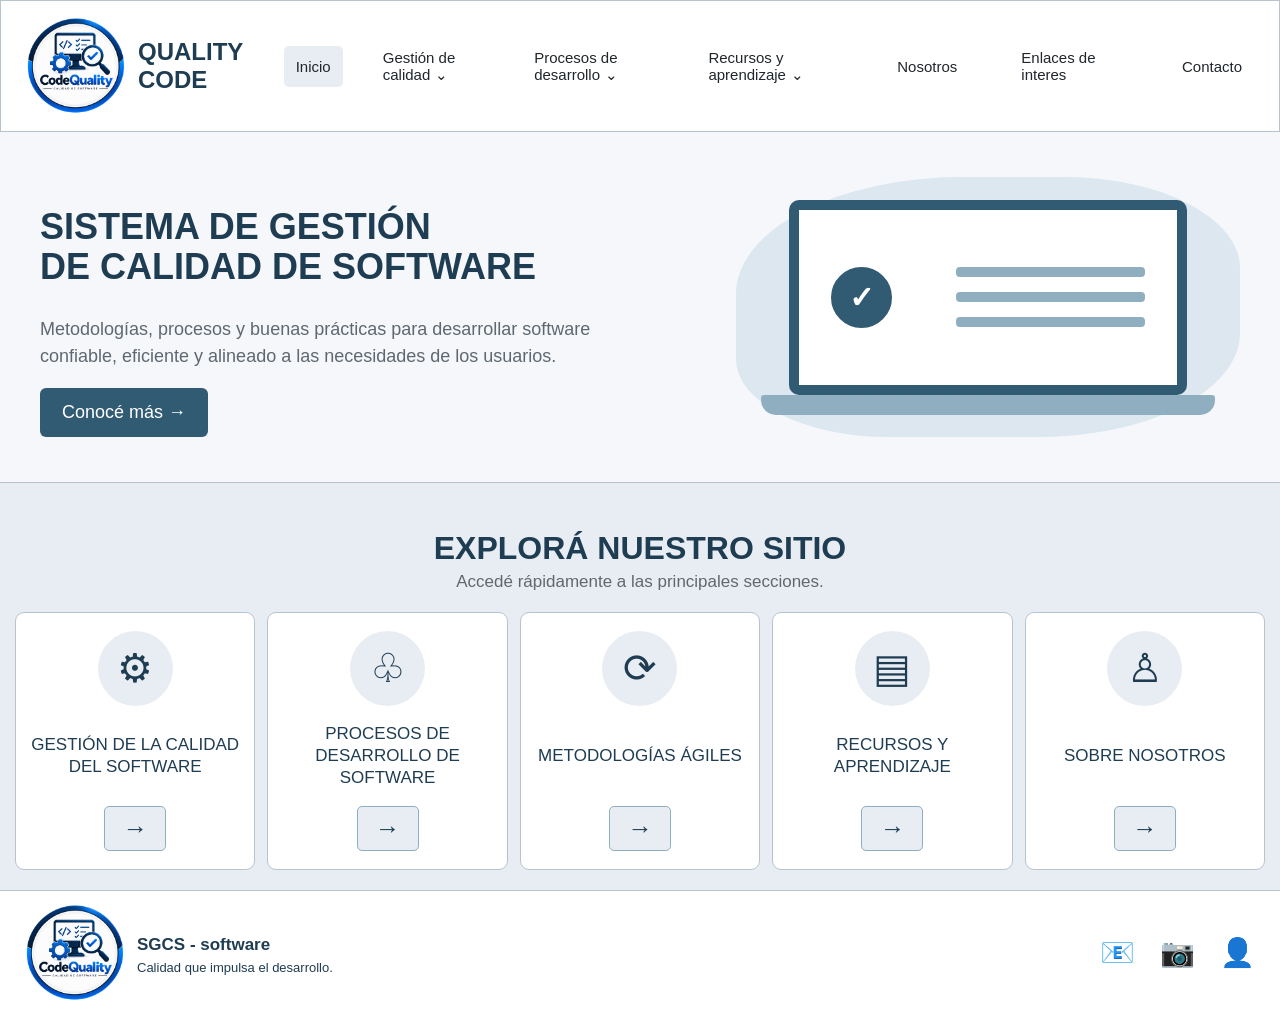
<file: index.html>
<!DOCTYPE html>
<html lang="es">
<head>
    <meta charset="UTF-8">
    <meta name="viewport" content="width=device-width, initial-scale=1.0">
    <title>quality code</title>
    <link rel="stylesheet" href="estilos.css">
</head>
<body>



    <!-- MENU PRINCIPAL -->
    <header>
        <div class="logo">
            <img src="ChatGPT%20Image%2026%20ago%202026,%2004_47_25%20p.m..png" alt="Logo" class="imagen-personalizada">
            <h2>QUALITY CODE</h2>
        </div>

        <nav>
            <a href="index.html" class="activo">Inicio</a>

            <details>
                <summary>Gestión de calidad</summary>
                <a href="fundamentos.html">Fundamentos</a>
                <a href="tecnicas.html">Técnicas</a>
                <a href="herramientas.html">Herramientas de calidad</a>
            </details>

            <details>
                <summary>Procesos de desarrollo</summary>
                <a href="modelos.html">Modelos tradicionales</a>
                <a href="ilustraciones.html" class="activo">Ilustraciones tradicionales</a>
            </details>

            <details>
                <summary>Recursos y aprendizaje</summary>
                <a href="recursos.html">Recursos</a>
            </details>

            <a href="nosotros.html">Nosotros</a>
            <a href="enlacesdeinteres.html">Enlaces de interes</a>
            <a href="contacto.html">Contacto</a>
        </nav>
    </header>





    <!-- PRESENTACION -->
    <section class="principal">

        <div class="texto">
            <h1>SISTEMA DE GESTIÓN<br>
                DE CALIDAD DE SOFTWARE</h1>

            <p>
                Metodologías, procesos y buenas prácticas para
                desarrollar software confiable, eficiente y alineado
                a las necesidades de los usuarios.
            </p>

            <a href="#accesos" class="boton">Conocé más →</a>
        </div>

        <div class="computadora">
            <div class="pantalla">
                <div class="circulo">✓</div>
                <div class="lineas">
                    <span></span>
                    <span></span>
                    <span></span>
                </div>
            </div>
            <div class="base"></div>
        </div>

    </section>





    <!-- ACCESOS RAPIDOS O TARJETAS DE EXPLORA NUESTRO SITIO -->
    <section class="accesos" id="accesos">

        <h2>EXPLORÁ NUESTRO SITIO</h2>
        <p>Accedé rápidamente a las principales secciones.</p>

        <div class="tarjetas">

            <div class="tarjeta">
                <div class="icono">⚙</div>
                <h3>GESTIÓN DE LA CALIDAD DEL SOFTWARE</h3>
                <a href="#">→</a>
            </div>

            <div class="tarjeta">
                <div class="icono">♧</div>
                <h3>PROCESOS DE DESARROLLO DE SOFTWARE</h3>
                <a href="#">→</a>
            </div>

            <div class="tarjeta">
                <div class="icono">⟳</div>
                <h3>METODOLOGÍAS ÁGILES</h3>
                <a href="#">→</a>
            </div>

            <div class="tarjeta">
                <div class="icono">▤</div>
                <h3>RECURSOS Y APRENDIZAJE</h3>
                <a href="#">→</a>
            </div>

            <div class="tarjeta" id="nosotros">
                <div class="icono">♙</div>
                <h3>SOBRE NOSOTROS</h3>
                <a href="#">→</a>
            </div>

        </div>
    </section>





    <!-- PIE DE PAGINA -->
    <footer id="contacto">
        <div class="logo">
            <img src="ChatGPT%20Image%2026%20ago%202026,%2004_47_25%20p.m..png" alt="Logo" class="imagen-personalizada">
            <div>
                <h3>SGCS - software</h3>
                <p>Calidad que impulsa el desarrollo.</p>
            </div>
        </div>

        <div class="redes">
            <a href="qualitycode@gmail.com">📧</a>
            <a href="https://www.instagram.com/">📷</a>
            <a href="#nosotros">👤</a>
        </div>

    </footer>

</body>
</html>
</file>
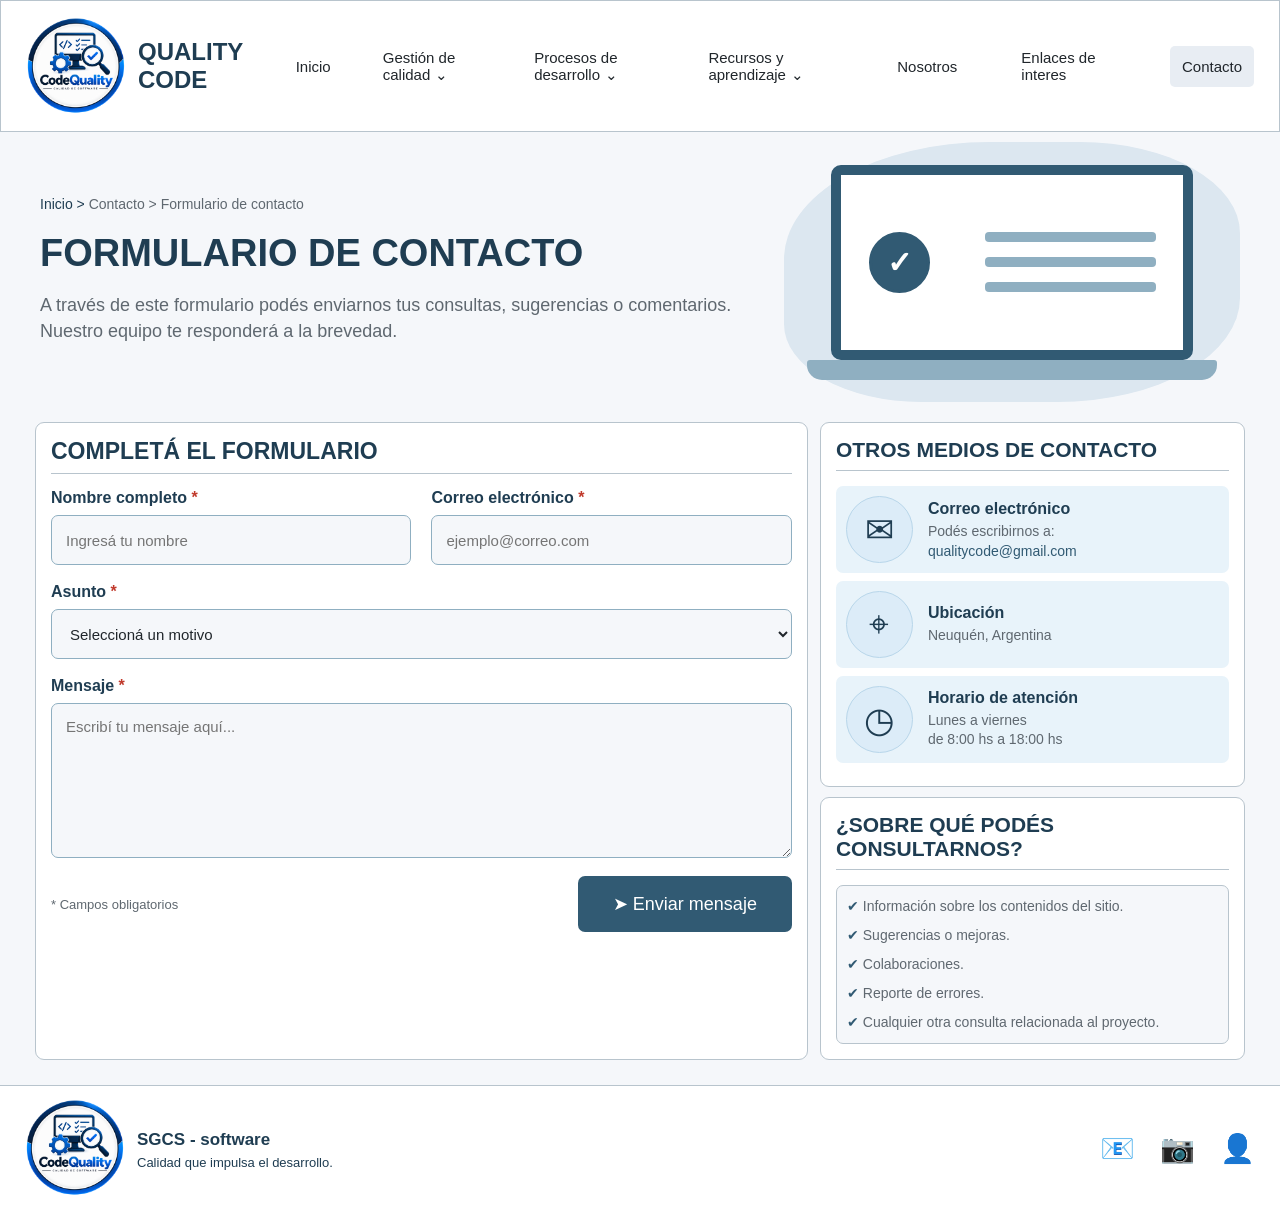
<file: contacto.html>
<!DOCTYPE html>
<html lang="es">
<head>
    <meta charset="UTF-8">
    <meta name="viewport" content="width=device-width, initial-scale=1.0">
    <title>quality code</title>
    <link rel="stylesheet" href="estilos.css">
</head>
<body>

    <!-- MENU PRINCIPAL -->
    <header>
        <div class="logo">
            <img src="ChatGPT%20Image%2026%20ago%202026,%2004_47_25%20p.m..png" alt="Logo" class="imagen-personalizada">
            <h2>QUALITY CODE</h2>
        </div>

        <nav>
            <a href="index.html">Inicio</a>

            <details>
                <summary>Gestión de calidad</summary>
                <a href="fundamentos.html">Fundamentos</a>
                <a href="tecnicas.html">Técnicas</a>
                <a href="herramientas.html">Herramientas de calidad</a>
            </details>

            <details>
                <summary>Procesos de desarrollo</summary>
                <a href="modelos.html">Modelos tradicionales</a>
                <a href="ilustraciones.html">Ilustraciones tradicionales</a>
            </details>

            <details>
                <summary>Recursos y aprendizaje</summary>
                <a href="recursos.html">Recursos</a>
            </details>

            <a href="nosotros.html">Nosotros</a>
            <a href="enlacesdeinteres.html">Enlaces de interes</a>
            <a href="contacto.html" class="activo">Contacto</a>
        </nav>
    </header>

    <!-- PRESENTACION -->
    <section class="contacto-principal">

        <div class="contacto-texto">

            <p class="ruta">
                <a href="index.html">Inicio > </a>
                Contacto > Formulario de contacto
            </p>

            <h1>FORMULARIO DE CONTACTO</h1>

            <p>
                A través de este formulario podés enviarnos tus consultas,
                sugerencias o comentarios. Nuestro equipo te responderá
                a la brevedad.
            </p>

        </div>

        <!-- COMPUTADORA ORIGINAL DEL INDEX -->
        <div class="computadora">
            <div class="pantalla">
                <div class="circulo">✓</div>
                <div class="lineas">
                    <span></span>
                    <span></span>
                    <span></span>
                </div>
            </div>
            <div class="base"></div>
        </div>

    </section>

    <!-- FORMULARIO Y CONTACTO -->
    <section class="contenido-contacto">

        <div class="formulario">

            <h2>COMPLETÁ EL FORMULARIO</h2>

            <form action="mailto:qualitycode@gmail.com"
                  method="post" enctype="text/plain">

                <div class="campos">

                    <div class="campo">
                        <label for="nombre">Nombre completo <span>*</span></label>
                        <input type="text" id="nombre" name="Nombre"
                               placeholder="Ingresá tu nombre" required>
                    </div>

                    <div class="campo">
                        <label for="correo">Correo electrónico <span>*</span></label>
                        <input type="email" id="correo" name="Correo"
                               placeholder="ejemplo@correo.com" required>
                    </div>

                </div>

                <div class="campo">
                    <label for="asunto">Asunto <span>*</span></label>

                    <select id="asunto" name="Asunto" required>
                        <option value="">Seleccioná un motivo</option>
                        <option>Consulta sobre el sitio</option>
                        <option>Sugerencias o mejoras</option>
                        <option>Colaboraciones</option>
                        <option>Reporte de errores</option>
                        <option>Otra consulta</option>
                    </select>
                </div>

                <div class="campo">
                    <label for="mensaje">Mensaje <span>*</span></label>
                    <textarea id="mensaje" name="Mensaje"
                              placeholder="Escribí tu mensaje aquí..."
                              required></textarea>
                </div>

                <div class="enviar">
                    <p>* Campos obligatorios</p>
                    <button type="submit">➤ Enviar mensaje</button>
                </div>

            </form>

        </div>

        <!-- INFORMACION DE CONTACTO -->
        <div class="informacion-contacto">

            <div class="medios-contacto">

                <h2>OTROS MEDIOS DE CONTACTO</h2>

                <div class="medio">
                    <div class="icono-contacto">✉</div>
                    <div>
                        <h3>Correo electrónico</h3>
                        <p>Podés escribirnos a:</p>
                        <a href="mailto:qualitycode@gmail.com">
                            qualitycode@gmail.com
                        </a>
                    </div>
                </div>

                <div class="medio">
                    <div class="icono-contacto">⌖</div>
                    <div>
                        <h3>Ubicación</h3>
                        <p>Neuquén, Argentina</p>
                    </div>
                </div>

                <div class="medio">
                    <div class="icono-contacto">◷</div>
                    <div>
                        <h3>Horario de atención</h3>
                        <p>Lunes a viernes</p>
                        <p>de 8:00 hs a 18:00 hs</p>
                    </div>
                </div>

            </div>

            <div class="temas-contacto">

                <h2>¿SOBRE QUÉ PODÉS CONSULTARNOS?</h2>

                <ul>
                    <li>✔ Información sobre los contenidos del sitio.</li>
                    <li>✔ Sugerencias o mejoras.</li>
                    <li>✔ Colaboraciones.</li>
                    <li>✔ Reporte de errores.</li>
                    <li>✔ Cualquier otra consulta relacionada al proyecto.</li>
                </ul>

            </div>

        </div>

    </section>

    <!-- PIE DE PAGINA -->
    <footer id="contacto">

        <div class="logo" id="nosotros">
            <img src="ChatGPT%20Image%2026%20ago%202026,%2004_47_25%20p.m..png" alt="Logo" class="imagen-personalizada">
            <div>
                <h3>SGCS - software</h3>
                <p>Calidad que impulsa el desarrollo.</p>
            </div>
        </div>

    <div class="redes">
            <a href="mailto:qualitycode@gmail.com">📧</a>
            <a href="https://www.instagram.com/">📷</a>
            <a href="#nosotros">👤</a>
        </div>

    </footer>

</body>
</html>
</file>
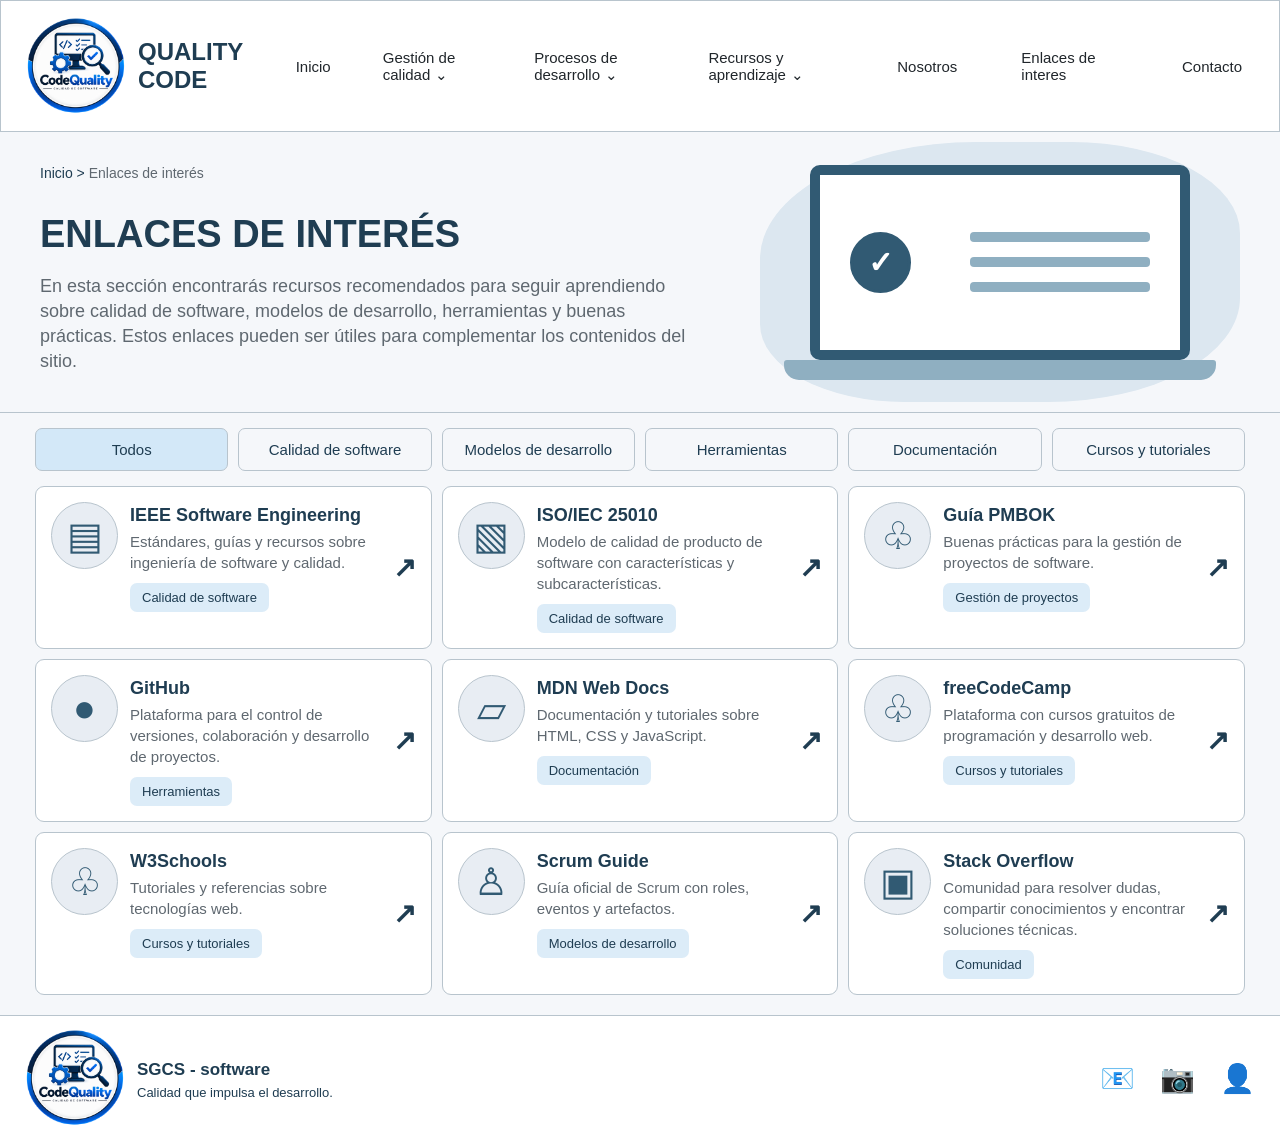
<file: enlacesdeinteres.html>
<!DOCTYPE html>
<html lang="es">
<head>
    <meta charset="UTF-8">
    <meta name="viewport" content="width=device-width, initial-scale=1.0">
    <title>Enlaces de interés</title>
    <link rel="stylesheet" href="estilos.css">
</head>
<body>

    <!-- MENU PRINCIPAL -->
    <header>
        <div class="logo">
            <img src="ChatGPT%20Image%2026%20ago%202026,%2004_47_25%20p.m..png" alt="Logo" class="imagen-personalizada">
            <h2>QUALITY CODE</h2>
        </div>

        <nav>
            <a href="index.html">Inicio</a>

            <details>
                <summary>Gestión de calidad</summary>
                <a href="fundamentos.html">Fundamentos</a>
                <a href="tecnicas.html">Técnicas</a>
                <a href="herramientas.html">Herramientas de calidad</a>
            </details>

            <details>
                <summary>Procesos de desarrollo</summary>
                <a href="modelos.html">Modelos tradicionales</a>
                <a href="ilustraciones.html">Ilustraciones de modelos tradicionales</a>
            </details>

            <details>
                <summary>Recursos y aprendizaje</summary>
                <a href="recursos.html">Enlaces de interés</a>
            </details>

            <a href="nosotros.html">Nosotros</a>
            <a href="enlacesdeinteres.html">Enlaces de interes</a>
            <a href="contacto.html">Contacto</a>
        </nav>
    </header>

    <!-- PRESENTACION -->
    <section class="recursos-principal">

        <div class="recursos-texto">
            <p class="ruta">
                <a href="index.html">Inicio > </a>
                Enlaces de interés
            </p>

            <h1>ENLACES DE INTERÉS</h1>

            <p>
                En esta sección encontrarás recursos recomendados para
                seguir aprendiendo sobre calidad de software, modelos de
                desarrollo, herramientas y buenas prácticas. Estos enlaces
                pueden ser útiles para complementar los contenidos del sitio.
            </p>
        </div>

        <!-- COMPUTADORA DEL INDEX -->
        <div class="computadora">
            <div class="pantalla">
                <div class="circulo">✓</div>
                <div class="lineas">
                    <span></span>
                    <span></span>
                    <span></span>
                </div>
            </div>
            <div class="base"></div>
        </div>

    </section>

    <!-- CATEGORIAS -->
    <section class="seccion-recursos">

        <div class="categorias">
            <a href="#todos" class="categoria activo-recurso">Todos</a>
            <a href="#calidad" class="categoria">Calidad de software</a>
            <a href="#modelos" class="categoria">Modelos de desarrollo</a>
            <a href="#herramientas" class="categoria">Herramientas</a>
            <a href="#documentacion" class="categoria">Documentación</a>
            <a href="#cursos" class="categoria">Cursos y tutoriales</a>
        </div>

        <!-- TARJETAS -->
        <div class="tarjetas-recursos" id="todos">

            <div class="tarjeta-recurso" id="calidad">
                <div class="icono-recurso">▤</div>
                <div class="contenido-recurso">
                    <h3>IEEE Software Engineering</h3>
                    <p>Estándares, guías y recursos sobre ingeniería de software y calidad.</p>
                    <span>Calidad de software</span>
                </div>
                <a href="https://www.computer.org/" target="_blank" rel="noopener">↗</a>
            </div>

            <div class="tarjeta-recurso">
                <div class="icono-recurso">▧</div>
                <div class="contenido-recurso">
                    <h3>ISO/IEC 25010</h3>
                    <p>Modelo de calidad de producto de software con características y subcaracterísticas.</p>
                    <span>Calidad de software</span>
                </div>
                <a href="https://www.iso.org/" target="_blank" rel="noopener">↗</a>
            </div>

            <div class="tarjeta-recurso">
                <div class="icono-recurso">♧</div>
                <div class="contenido-recurso">
                    <h3>Guía PMBOK</h3>
                    <p>Buenas prácticas para la gestión de proyectos de software.</p>
                    <span>Gestión de proyectos</span>
                </div>
                <a href="https://www.pmi.org/" target="_blank" rel="noopener">↗</a>
            </div>

            <div class="tarjeta-recurso" id="herramientas">
                <div class="icono-recurso">●</div>
                <div class="contenido-recurso">
                    <h3>GitHub</h3>
                    <p>Plataforma para el control de versiones, colaboración y desarrollo de proyectos.</p>
                    <span>Herramientas</span>
                </div>
                <a href="https://github.com/" target="_blank" rel="noopener">↗</a>
            </div>

            <div class="tarjeta-recurso" id="documentacion">
                <div class="icono-recurso">▱</div>
                <div class="contenido-recurso">
                    <h3>MDN Web Docs</h3>
                    <p>Documentación y tutoriales sobre HTML, CSS y JavaScript.</p>
                    <span>Documentación</span>
                </div>
                <a href="https://developer.mozilla.org/es/" target="_blank" rel="noopener">↗</a>
            </div>

            <div class="tarjeta-recurso" id="cursos">
                <div class="icono-recurso">♧</div>
                <div class="contenido-recurso">
                    <h3>freeCodeCamp</h3>
                    <p>Plataforma con cursos gratuitos de programación y desarrollo web.</p>
                    <span>Cursos y tutoriales</span>
                </div>
                <a href="https://www.freecodecamp.org/" target="_blank" rel="noopener">↗</a>
            </div>

            <div class="tarjeta-recurso">
                <div class="icono-recurso">♧</div>
                <div class="contenido-recurso">
                    <h3>W3Schools</h3>
                    <p>Tutoriales y referencias sobre tecnologías web.</p>
                    <span>Cursos y tutoriales</span>
                </div>
                <a href="https://www.w3schools.com/" target="_blank" rel="noopener">↗</a>
            </div>

            <div class="tarjeta-recurso" id="modelos">
                <div class="icono-recurso">♙</div>
                <div class="contenido-recurso">
                    <h3>Scrum Guide</h3>
                    <p>Guía oficial de Scrum con roles, eventos y artefactos.</p>
                    <span>Modelos de desarrollo</span>
                </div>
                <a href="https://scrumguides.org/" target="_blank" rel="noopener">↗</a>
            </div>

            <div class="tarjeta-recurso">
                <div class="icono-recurso">▣</div>
                <div class="contenido-recurso">
                    <h3>Stack Overflow</h3>
                    <p>Comunidad para resolver dudas, compartir conocimientos y encontrar soluciones técnicas.</p>
                    <span>Comunidad</span>
                </div>
                <a href="https://stackoverflow.com/" target="_blank" rel="noopener">↗</a>
            </div>

        </div>
    </section>

    <!-- PIE DE PAGINA -->
    <footer id="contacto">
        <div class="logo">
            <img src="ChatGPT%20Image%2026%20ago%202026,%2004_47_25%20p.m..png" alt="Logo" class="imagen-personalizada">
            <div>
                <h3>SGCS - software</h3>
                <p>Calidad que impulsa el desarrollo.</p>
            </div>
        </div>

        <div class="redes">
            <a href="qualitycode@gmail.com">📧</a>
            <a href="https://www.instagram.com/">📷</a>
            <a href="nosotros.html">👤</a>
        </div>
    </footer>

</body>
</html>
</file>
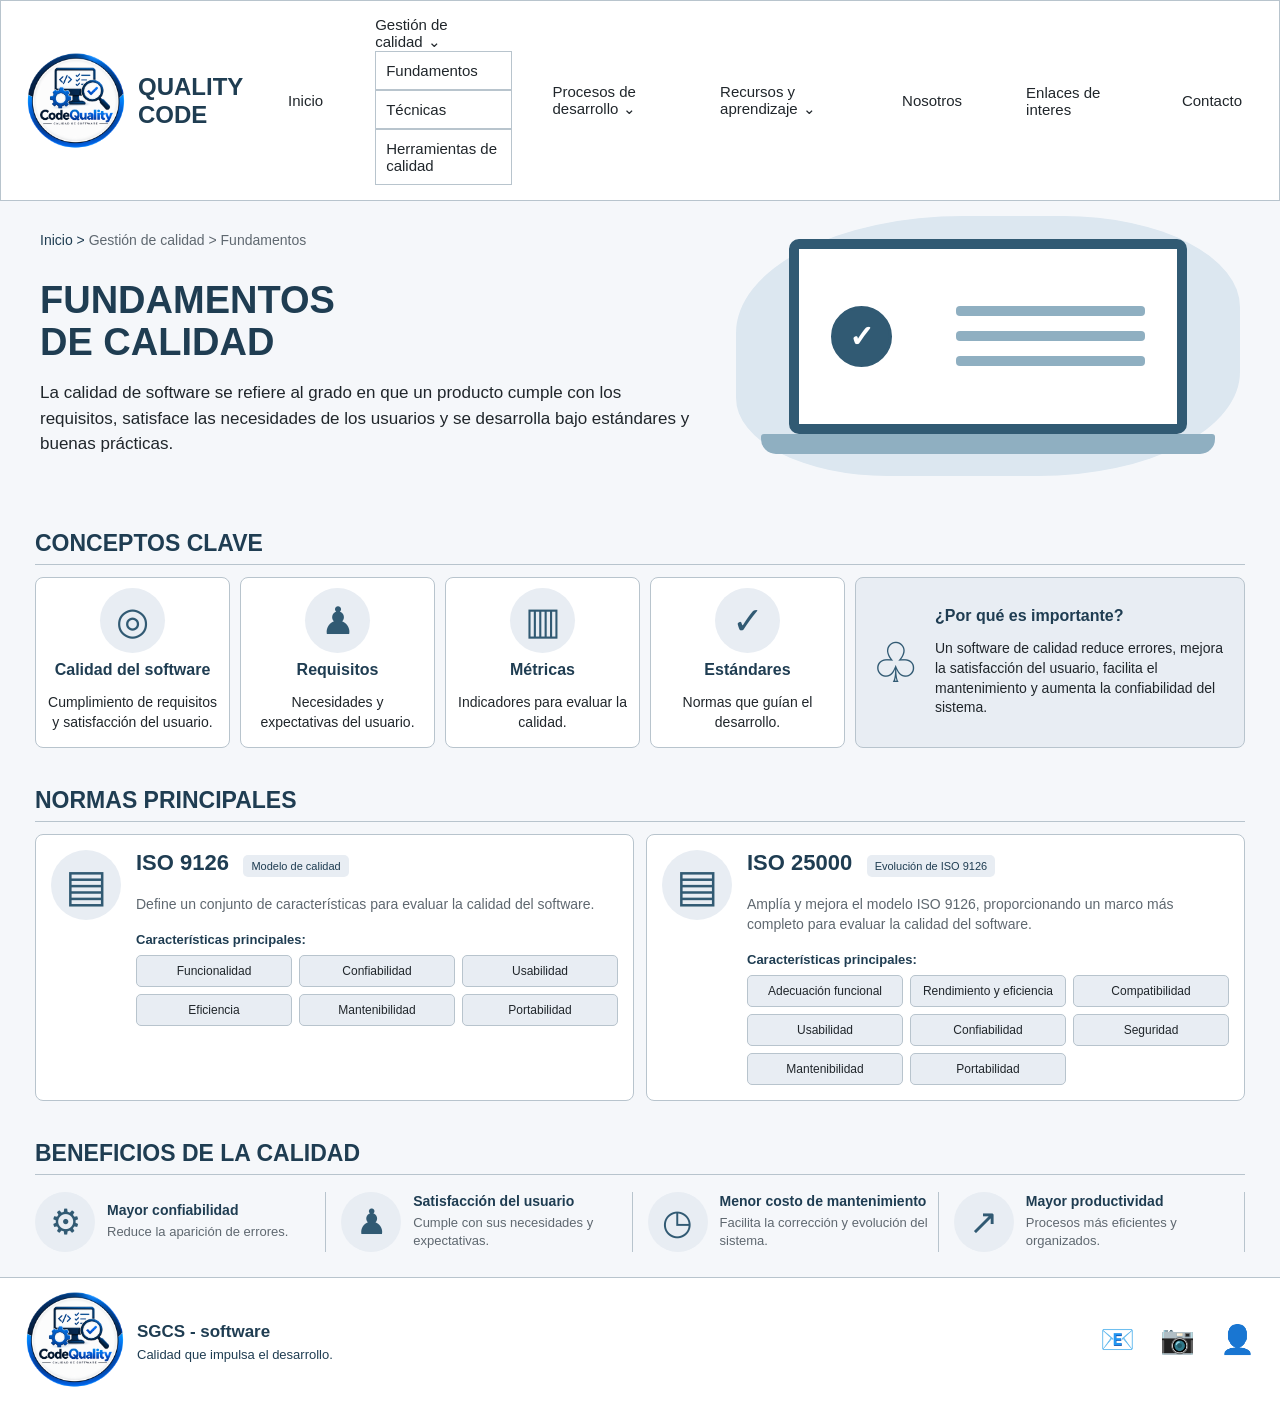
<file: fundamentos.html>
<!DOCTYPE html>
<html lang="es">
<head>
    <meta charset="UTF-8">
    <meta name="viewport" content="width=device-width, initial-scale=1.0">
    <title>quality code</title>
    <link rel="stylesheet" href="estilos.css">
</head>
<body>

    <!-- MENU PRINCIPAL -->
    <header>
        <div class="logo">
            <img src="ChatGPT%20Image%2026%20ago%202026,%2004_47_25%20p.m..png" alt="Logo" class="imagen-personalizada">
            <h2>QUALITY CODE</h2>
        </div>

        <nav>
            <a href="index.html">Inicio</a>

            <details open>
                <summary>Gestión de calidad</summary>
                <a href="fundamentos.html">Fundamentos</a>
                <a href="tecnicas.html">Técnicas</a>
                <a href="herramientas.html">Herramientas de calidad</a>
            </details>

            <details>
                <summary>Procesos de desarrollo</summary>
                <a href="modelos.html">Modelos tradicionales</a>
                <a href="ilustraciones.html" class="activo">Ilustraciones tradicionales</a>
            </details>

            <details>
                <summary>Recursos y aprendizaje</summary>
                <a href="recursos.html">Recursos</a>
            </details>

            <a href="nosotros.html">Nosotros</a>
            <a href="enlacesdeinteres.html">Enlaces de interes</a>
            <a href="contacto.html">Contacto</a>
        </nav>
    </header>

    <!-- PRESENTACION -->
    <section class="fundamentos-principal">

        <div class="fundamentos-texto">
            <p class="ruta">
                <a href="index.html">Inicio > </a>
                Gestión de calidad > Fundamentos
            </p>

            <h1>FUNDAMENTOS<br>DE CALIDAD</h1>

            <p>
                La calidad de software se refiere al grado en que un
                producto cumple con los requisitos, satisface las
                necesidades de los usuarios y se desarrolla bajo
                estándares y buenas prácticas.
            </p>
        </div>

        <div class="computadora">
            <div class="pantalla">
                <div class="circulo">✓</div>
                <div class="lineas">
                    <span></span>
                    <span></span>
                    <span></span>
                </div>
            </div>
            <div class="base"></div>
        </div>

    </section>

    <!-- CONCEPTOS CLAVE -->
    <section class="seccion-fundamentos">

        <h2 class="titulo-seccion">CONCEPTOS CLAVE</h2>

        <div class="conceptos">

            <div class="concepto">
                <div class="icono-fundamento">◎</div>
                <h3>Calidad del software</h3>
                <p>Cumplimiento de requisitos y satisfacción del usuario.</p>
            </div>

            <div class="concepto">
                <div class="icono-fundamento">♟</div>
                <h3>Requisitos</h3>
                <p>Necesidades y expectativas del usuario.</p>
            </div>

            <div class="concepto">
                <div class="icono-fundamento">▥</div>
                <h3>Métricas</h3>
                <p>Indicadores para evaluar la calidad.</p>
            </div>

            <div class="concepto">
                <div class="icono-fundamento">✓</div>
                <h3>Estándares</h3>
                <p>Normas que guían el desarrollo.</p>
            </div>

            <div class="importancia">
                <div class="bombilla">♧</div>
                <div>
                    <h3>¿Por qué es importante?</h3>
                    <p>
                        Un software de calidad reduce errores,
                        mejora la satisfacción del usuario,
                        facilita el mantenimiento y aumenta
                        la confiabilidad del sistema.
                    </p>
                </div>
            </div>

        </div>

    </section>

    <!-- NORMAS PRINCIPALES -->
    <section class="seccion-fundamentos">

        <h2 class="titulo-seccion">NORMAS PRINCIPALES</h2>

        <div class="normas">

            <div class="norma">
                <div class="icono-documento">▤</div>

                <div class="contenido-norma">
                    <h3>ISO 9126</h3>
                    <span class="etiqueta">Modelo de calidad</span>

                    <p>
                        Define un conjunto de características para
                        evaluar la calidad del software.
                    </p>

                    <h4>Características principales:</h4>

                    <div class="caracteristicas">
                        <span>Funcionalidad</span>
                        <span>Confiabilidad</span>
                        <span>Usabilidad</span>
                        <span>Eficiencia</span>
                        <span>Mantenibilidad</span>
                        <span>Portabilidad</span>
                    </div>
                </div>
            </div>

            <div class="norma">
                <div class="icono-documento">▤</div>

                <div class="contenido-norma">
                    <h3>ISO 25000</h3>
                    <span class="etiqueta">Evolución de ISO 9126</span>

                    <p>
                        Amplía y mejora el modelo ISO 9126,
                        proporcionando un marco más completo
                        para evaluar la calidad del software.
                    </p>

                    <h4>Características principales:</h4>

                    <div class="caracteristicas">
                        <span>Adecuación funcional</span>
                        <span>Rendimiento y eficiencia</span>
                        <span>Compatibilidad</span>
                        <span>Usabilidad</span>
                        <span>Confiabilidad</span>
                        <span>Seguridad</span>
                        <span>Mantenibilidad</span>
                        <span>Portabilidad</span>
                    </div>
                </div>
            </div>

        </div>

    </section>

    <!-- BENEFICIOS -->
    <section class="seccion-fundamentos">

        <h2 class="titulo-seccion">BENEFICIOS DE LA CALIDAD</h2>

        <div class="beneficios">

            <div class="beneficio">
                <div class="icono-beneficio">⚙</div>
                <div>
                    <h3>Mayor confiabilidad</h3>
                    <p>Reduce la aparición de errores.</p>
                </div>
            </div>

            <div class="beneficio">
                <div class="icono-beneficio">♟</div>
                <div>
                    <h3>Satisfacción del usuario</h3>
                    <p>Cumple con sus necesidades y expectativas.</p>
                </div>
            </div>

            <div class="beneficio">
                <div class="icono-beneficio">◷</div>
                <div>
                    <h3>Menor costo de mantenimiento</h3>
                    <p>Facilita la corrección y evolución del sistema.</p>
                </div>
            </div>

            <div class="beneficio">
                <div class="icono-beneficio">↗</div>
                <div>
                    <h3>Mayor productividad</h3>
                    <p>Procesos más eficientes y organizados.</p>
                </div>
            </div>

        </div>

    </section>

    <!-- PIE DE PAGINA -->
    <footer id="contacto">

        <div class="logo">
            <img src="ChatGPT%20Image%2026%20ago%202026,%2004_47_25%20p.m..png" alt="Logo" class="imagen-personalizada">

            <div>
                <h3>SGCS - software</h3>
                <p>Calidad que impulsa el desarrollo.</p>
            </div>
        </div>

        <div class="redes">
            <a href="qualitycode@hmail.com">📧</a>
            <a href="https://www.instagram.com/">📷</a>
            <a href="#nosotros">👤</a>
        </div>

    </footer>

</body>
</html>
</file>
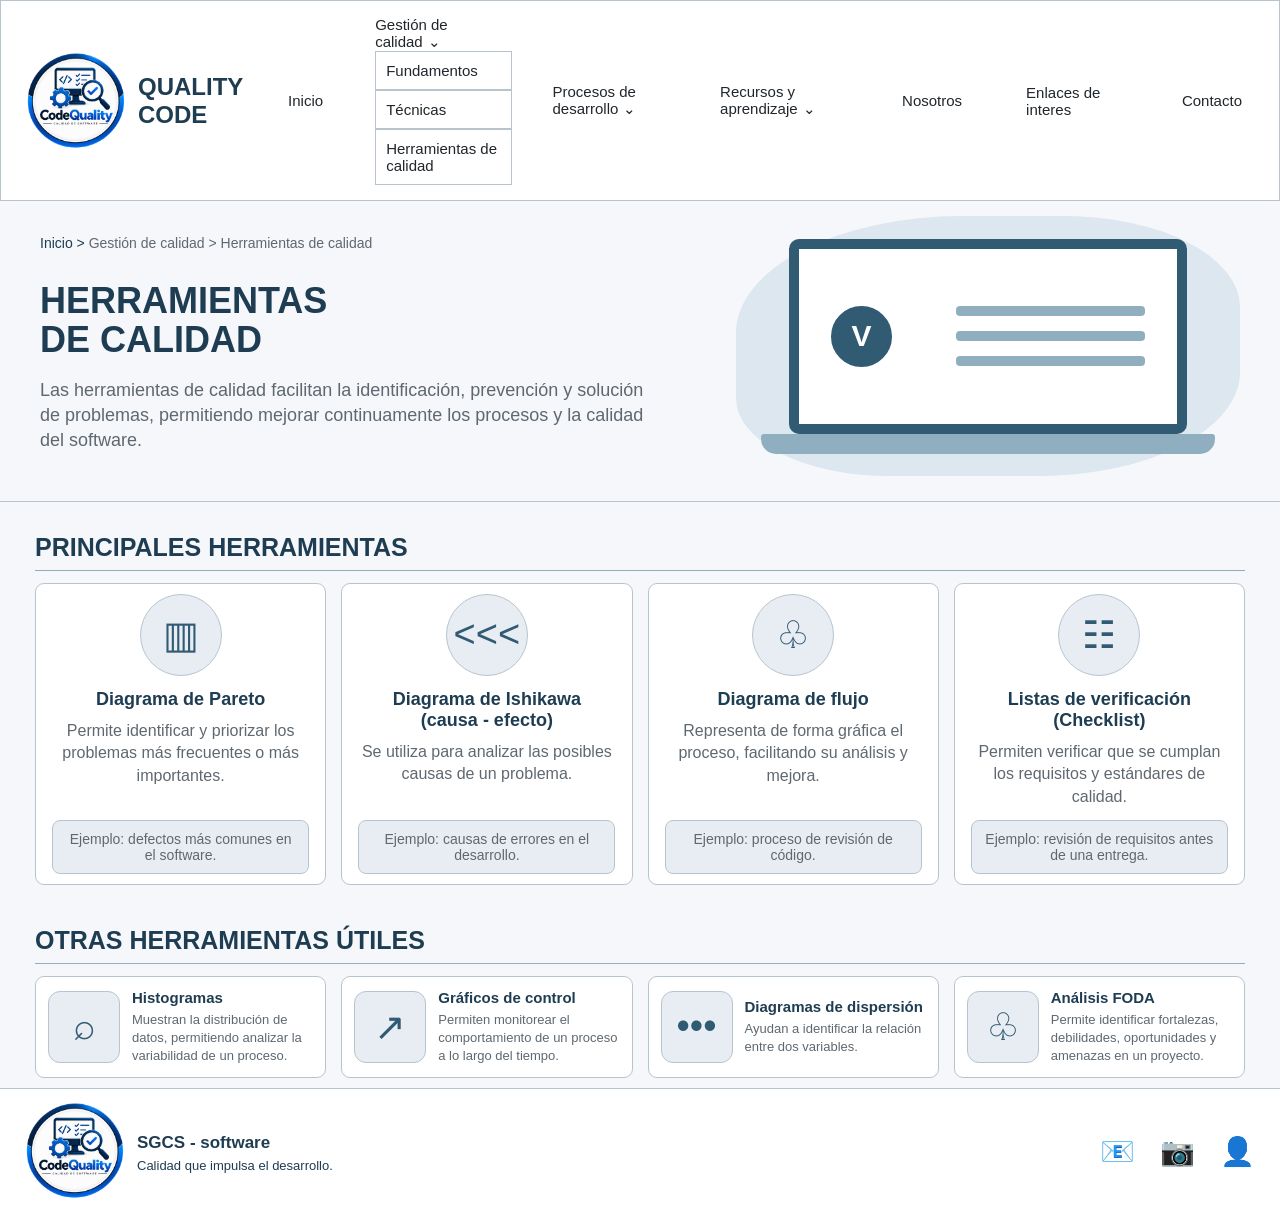
<file: herramientas.html>
<!DOCTYPE html>
<html lang="es">
<head>
    <meta charset="UTF-8">
    <meta name="viewport" content="width=device-width, initial-scale=1.0">
    <title>quality code</title>
    <link rel="stylesheet" href="estilos.css">
</head>
<body>

    <!-- MENU PRINCIPAL -->
    <header>
        <div class="logo">
             <img src="ChatGPT%20Image%2026%20ago%202026,%2004_47_25%20p.m..png" alt="Logo" class="imagen-personalizada">
            <h2>QUALITY CODE</h2>
        </div>

        <nav>
            <a href="index.html">Inicio</a>

            <details open>
                <summary>Gestión de calidad</summary>
                <a href="fundamentos.html">Fundamentos</a>
                <a href="tecnicas.html">Técnicas</a>
                <a href="herramientas.html">Herramientas de calidad</a>
            </details>

            <details>
                <summary>Procesos de desarrollo</summary>
                <a href="modelos.html">Modelos tradicionales</a>
                <a href="ilustraciones.html" class="activo">Ilustraciones tradicionales</a>
            </details>

            <details>
                <summary>Recursos y aprendizaje</summary>
                <a href="recursos.html">Recursos</a>
            </details>

            <a href="nosotros.html">Nosotros</a>
            <a href="enlacesdeinteres.html">Enlaces de interes</a>
            <a href="contacto.html">Contacto</a>
        </nav>
    </header>

    <!-- PRESENTACION -->
    <section class="herramientas-principal">

        <div class="herramientas-texto">
            <p class="ruta">
                <a href="index.html">Inicio > </a>
                Gestión de calidad > Herramientas de calidad
            </p>

            <h1>HERRAMIENTAS<br>DE CALIDAD</h1>

            <p>
                Las herramientas de calidad facilitan la identificación,
                prevención y solución de problemas, permitiendo mejorar
                continuamente los procesos y la calidad del software.
            </p>
        </div>

        <!-- COMPUTADORA COMPARTIDA CON LAS OTRAS PAGINAS -->
        <div class="computadora">
            <div class="pantalla">
                <div class="circulo">V</div>

                <div class="lineas">
                    <span></span>
                    <span></span>
                    <span></span>
                </div>
            </div>

            <div class="base"></div>
        </div>

    </section>

    <!-- PRINCIPALES HERRAMIENTAS -->
    <section class="seccion-herramientas">

        <h2 class="titulo-seccion">PRINCIPALES HERRAMIENTAS</h2>

        <div class="tarjetas-herramientas">

            <div class="tarjeta-herramienta">
                <div class="icono-herramienta">▥</div>
                <h3>Diagrama de Pareto</h3>
                <p>
                    Permite identificar y priorizar los problemas
                    más frecuentes o más importantes.
                </p>
                <div class="ejemplo">
                    Ejemplo: defectos más comunes en el software.
                </div>
            </div>

            <div class="tarjeta-herramienta">
                <div class="icono-herramienta"> <<< </div>
                <h3>Diagrama de Ishikawa<br>(causa - efecto)</h3>
                <p>
                    Se utiliza para analizar las posibles causas
                    de un problema.
                </p>
                <div class="ejemplo">
                    Ejemplo: causas de errores en el desarrollo.
                </div>
            </div>

            <div class="tarjeta-herramienta">
                <div class="icono-herramienta">♧</div>
                <h3>Diagrama de flujo</h3>
                <p>
                    Representa de forma gráfica el proceso,
                    facilitando su análisis y mejora.
                </p>
                <div class="ejemplo">
                    Ejemplo: proceso de revisión de código.
                </div>
            </div>

            <div class="tarjeta-herramienta">
                <div class="icono-herramienta">☷</div>
                <h3>Listas de verificación (Checklist)</h3>
                <p>
                    Permiten verificar que se cumplan los
                    requisitos y estándares de calidad.
                </p>
                <div class="ejemplo">
                    Ejemplo: revisión de requisitos antes de una entrega.
                </div>
            </div>

        </div>

    </section>

    <!-- OTRAS HERRAMIENTAS -->
    <section class="seccion-herramientas">

        <h2 class="titulo-seccion">OTRAS HERRAMIENTAS ÚTILES</h2>

        <div class="otras-herramientas">

            <div class="otra-herramienta">
                <div class="icono-otra">⌕</div>
                <div>
                    <h3>Histogramas</h3>
                    <p>
                        Muestran la distribución de datos,
                        permitiendo analizar la variabilidad
                        de un proceso.
                    </p>
                </div>
            </div>

            <div class="otra-herramienta">
                <div class="icono-otra">↗</div>
                <div>
                    <h3>Gráficos de control</h3>
                    <p>
                        Permiten monitorear el comportamiento
                        de un proceso a lo largo del tiempo.
                    </p>
                </div>
            </div>

            <div class="otra-herramienta">
                <div class="icono-otra">•••</div>
                <div>
                    <h3>Diagramas de dispersión</h3>
                    <p>
                        Ayudan a identificar la relación
                        entre dos variables.
                    </p>
                </div>
            </div>

            <div class="otra-herramienta">
                <div class="icono-otra">♧</div>
                <div>
                    <h3>Análisis FODA</h3>
                    <p>
                        Permite identificar fortalezas,
                        debilidades, oportunidades y amenazas
                        en un proyecto.
                    </p>
                </div>
            </div>

        </div>

    </section>

    <!-- PIE DE PAGINA -->
    <footer id="contacto">

        <div class="logo">
             <img src="ChatGPT%20Image%2026%20ago%202026,%2004_47_25%20p.m..png" alt="Logo" class="imagen-personalizada">

            <div>
                <h3>SGCS - software</h3>
                <p>Calidad que impulsa el desarrollo.</p>
            </div>
        </div>

        <div class="redes">
            <a href="qualitycode@gmail.com">📧</a>
            <a href="https://www.instagram.com/">📷</a>
            <a href="#nosotros">👤</a>
        </div>

    </footer>

</body>
</html>
</file>
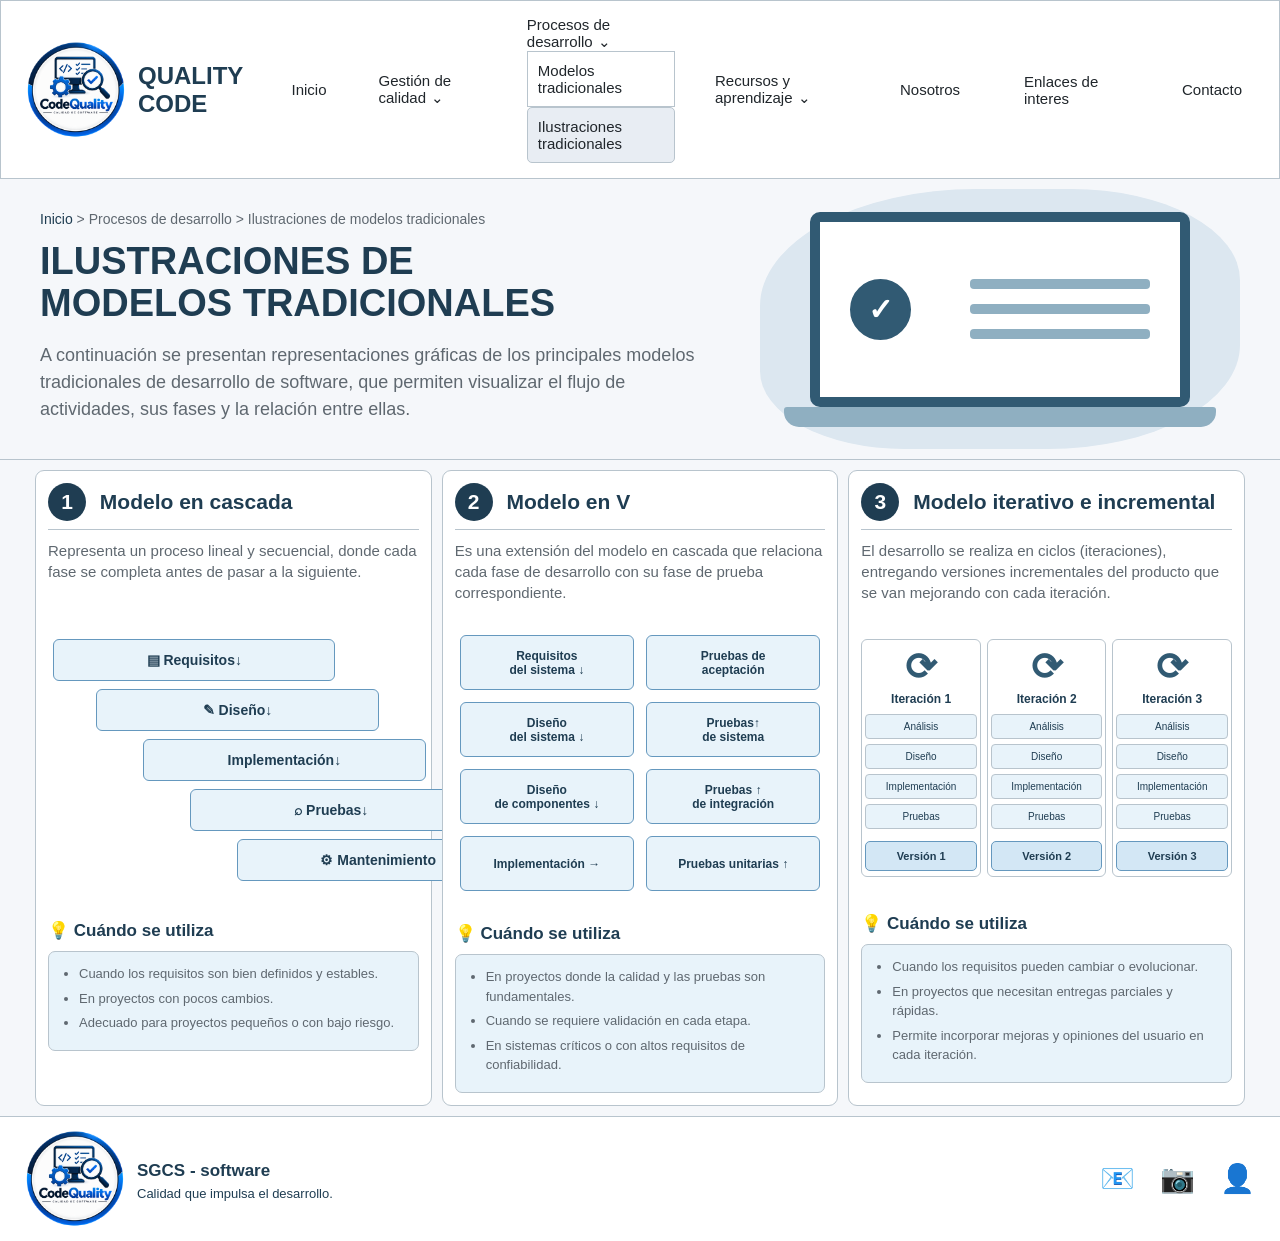
<file: ilustraciones.html>
<!DOCTYPE html>
<html lang="es">
<head>
    <meta charset="UTF-8">
    <meta name="viewport" content="width=device-width, initial-scale=1.0">
    <title>quality code</title>
    <link rel="stylesheet" href="estilos.css">
</head>
<body>

    <!-- MENU PRINCIPAL -->
    <header>
        <div class="logo">
            <img src="ChatGPT%20Image%2026%20ago%202026,%2004_47_25%20p.m..png" alt="Logo" class="imagen-personalizada">
            <h2>QUALITY CODE</h2>
        </div>

        <nav>
            <a href="index.html">Inicio</a>

            <details>
                <summary>Gestión de calidad</summary>
                <a href="fundamentos.html">Fundamentos</a>
                <a href="tecnicas.html">Técnicas</a>
                <a href="herramientas.html">Herramientas de calidad</a>
            </details>

            <details open>
                <summary>Procesos de desarrollo</summary>
                <a href="modelos.html">Modelos tradicionales</a>
                <a href="ilustraciones.html" class="activo">Ilustraciones tradicionales</a>
            </details>

            <details>
                <summary>Recursos y aprendizaje</summary>
                <a href="recursos.html">Recursos</a>
            </details>

            <a href="nosotros.html">Nosotros</a>
            <a href="enlacesdeinteres.html">Enlaces de interes</a>
            <a href="contacto.html">Contacto</a>
        </nav>
    </header>

    <!-- PRESENTACION -->
    <section class="ilustraciones-principal">

        <div class="ilustraciones-texto">

            <p class="ruta">
                <a href="index.html">Inicio</a> >
                Procesos de desarrollo >
                Ilustraciones de modelos tradicionales
            </p>

            <h1>ILUSTRACIONES DE<br> MODELOS TRADICIONALES</h1>

            <p>
                A continuación se presentan representaciones gráficas
                de los principales modelos tradicionales de desarrollo
                de software, que permiten visualizar el flujo de
                actividades, sus fases y la relación entre ellas.
            </p>

        </div>

        <!-- COMPUTADORA ORIGINAL DEL INDEX -->
        <div class="computadora">
            <div class="pantalla">
                <div class="circulo">✓</div>
                <div class="lineas">
                    <span></span>
                    <span></span>
                    <span></span>
                </div>
            </div>
            <div class="base"></div>
        </div>

    </section>

    <!-- ILUSTRACIONES -->
    <section class="seccion-ilustraciones">

        <div class="tarjetas-ilustraciones">

            <!-- MODELO EN CASCADA -->
            <div class="tarjeta-ilustracion">

                <h2><span>1</span> Modelo en cascada</h2>

                <p>
                    Representa un proceso lineal y secuencial, donde
                    cada fase se completa antes de pasar a la siguiente.
                </p>

                <div class="flujo-cascada">
                    <div>▤ Requisitos↓</div>
                    <div>✎ Diseño↓</div>
                    <div>Implementación↓</div>
                    <div>⌕ Pruebas↓</div>
                    <div>⚙ Mantenimiento</div>
                </div>

                <h3>💡 Cuándo se utiliza</h3>

                <ul>
                    <li>Cuando los requisitos son bien definidos y estables.</li>
                    <li>En proyectos con pocos cambios.</li>
                    <li>Adecuado para proyectos pequeños o con bajo riesgo.</li>
                </ul>

            </div>

            <!-- MODELO EN V -->
            <div class="tarjeta-ilustracion">

                <h2><span>2</span> Modelo en V</h2>

                <p>
                    Es una extensión del modelo en cascada que relaciona
                    cada fase de desarrollo con su fase de prueba correspondiente.
                </p>

                <div class="flujo-v">

                    <div class="lado-v">
                        <span>Requisitos<br>del sistema ↓</span>
                        <span>Diseño<br>del sistema ↓</span>
                        <span>Diseño<br>de componentes ↓</span>
                        <span>Implementación →</span>
                    </div>

                    <div class="lado-v">
                        <span>Pruebas de<br>aceptación </span>
                        <span>Pruebas↑<br>de sistema</span>
                        <span>Pruebas ↑<br>de integración</span>
                        <span>Pruebas unitarias ↑</span>
                    </div>

                </div>

                <h3>💡 Cuándo se utiliza</h3>

                <ul>
                    <li>En proyectos donde la calidad y las pruebas son fundamentales.</li>
                    <li>Cuando se requiere validación en cada etapa.</li>
                    <li>En sistemas críticos o con altos requisitos de confiabilidad.</li>
                </ul>

            </div>

            <!-- MODELO ITERATIVO E INCREMENTAL -->
            <div class="tarjeta-ilustracion">

                <h2><span>3</span> Modelo iterativo e incremental</h2>

                <p>
                    El desarrollo se realiza en ciclos (iteraciones),
                    entregando versiones incrementales del producto
                    que se van mejorando con cada iteración.
                </p>

                <div class="flujo-incremental">

                    <div class="iteracion">
                        <b>⟳</b>
                        <h4>Iteración 1</h4>
                        <div>Análisis</div>
                        <div>Diseño</div>
                        <div>Implementación</div>
                        <div>Pruebas</div>
                        <strong>Versión 1</strong>
                    </div>

                    <div class="iteracion">
                        <b>⟳</b>
                        <h4>Iteración 2</h4>
                        <div>Análisis</div>
                        <div>Diseño</div>
                        <div>Implementación</div>
                        <div>Pruebas</div>
                        <strong>Versión 2</strong>
                    </div>

                    <div class="iteracion">
                        <b>⟳</b>
                        <h4>Iteración 3</h4>
                        <div>Análisis</div>
                        <div>Diseño</div>
                        <div>Implementación</div>
                        <div>Pruebas</div>
                        <strong>Versión 3</strong>
                    </div>

                </div>

                <h3>💡 Cuándo se utiliza</h3>

                <ul>
                    <li>Cuando los requisitos pueden cambiar o evolucionar.</li>
                    <li>En proyectos que necesitan entregas parciales y rápidas.</li>
                    <li>Permite incorporar mejoras y opiniones del usuario en cada iteración.</li>
                </ul>

            </div>

        </div>
    </section>

    <!-- PIE DE PAGINA -->
    <footer id="contacto">

        <div class="logo" id="nosotros">
            <img src="ChatGPT%20Image%2026%20ago%202026,%2004_47_25%20p.m..png" alt="Logo" class="imagen-personalizada">
            <div>
                <h3>SGCS - software</h3>
                <p>Calidad que impulsa el desarrollo.</p>
            </div>
        </div>

        <div class="redes">
            <a href="mailto:qualitycode@gmail.com">📧</a>
            <a href="https://www.instagram.com/">📷</a>
            <a href="#nosotros">👤</a>
        </div>

    </footer>

</body>
</html>
</file>
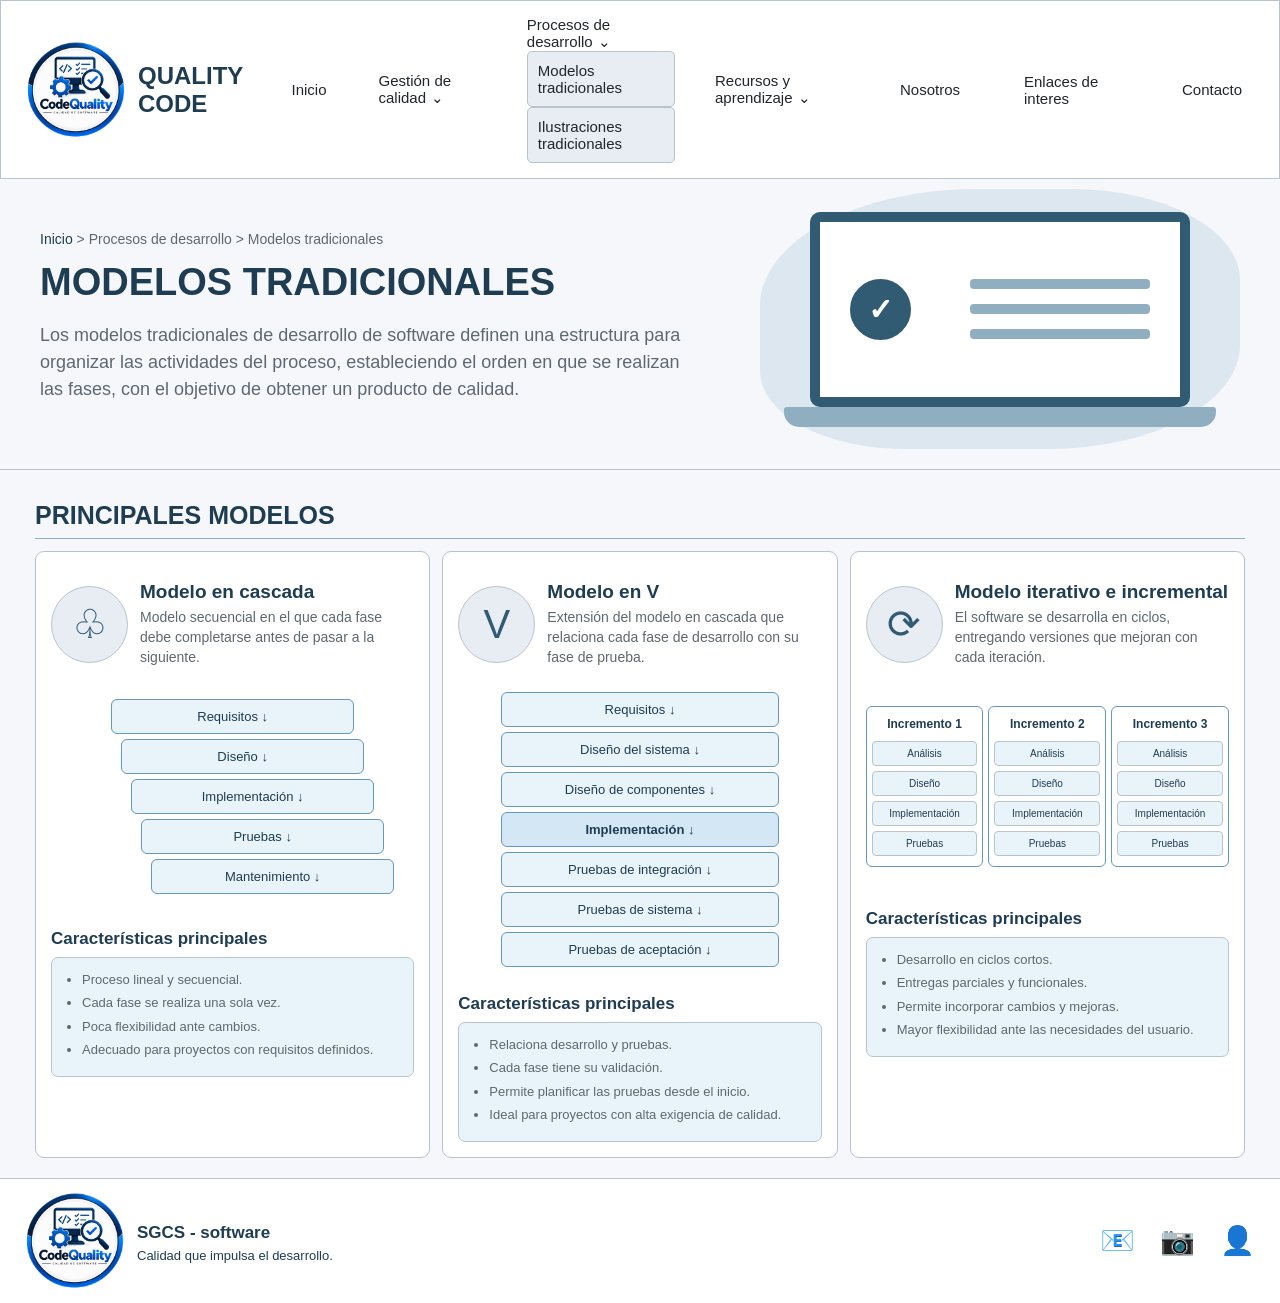
<file: modelos.html>
<!DOCTYPE html>
<html lang="es">
<head>
    <meta charset="UTF-8">
    <meta name="viewport" content="width=device-width, initial-scale=1.0">
    <title>quality code</title>
    <link rel="stylesheet" href="estilos.css">
</head>
<body>

    <!-- MENU PRINCIPAL -->
    <header>
        <div class="logo">
            <img src="ChatGPT%20Image%2026%20ago%202026,%2004_47_25%20p.m..png" alt="Logo" class="imagen-personalizada">
            <h2>QUALITY CODE</h2>
        </div>

        <nav>
            <a href="index.html">Inicio</a>

            <details>
                <summary>Gestión de calidad</summary>
                <a href="fundamentos.html">Fundamentos</a>
                <a href="tecnicas.html">Técnicas</a>
                <a href="herramientas.html">Herramientas de calidad</a>
            </details>

            <details open>
                <summary>Procesos de desarrollo</summary>
                <a href="modelos.html" class="activo">Modelos tradicionales</a>
                <a href="ilustraciones.html" class="activo">Ilustraciones tradicionales</a>
            </details>

            <details>
                <summary>Recursos y aprendizaje</summary>
                <a href="recursos.html">Recursos</a>
            </details>

            <a href="nosotros.html">Nosotros</a>
            <a href="enlacesdeinteres.html">Enlaces de interes</a>
            <a href="contacto.html">Contacto</a>
        </nav>
    </header>

    <!-- PRESENTACION -->
    <section class="modelos-principal">

        <div class="modelos-texto">
            <p class="ruta">
                <a href="index.html">Inicio</a> >
                Procesos de desarrollo >
                Modelos tradicionales
            </p>

            <h1>MODELOS TRADICIONALES</h1>

            <p>
                Los modelos tradicionales de desarrollo de software
                definen una estructura para organizar las actividades
                del proceso, estableciendo el orden en que se realizan
                las fases, con el objetivo de obtener un producto de calidad.
            </p>
        </div>

        <!-- COMPUTADORA ORIGINAL DEL INDEX -->
        <div class="computadora">
            <div class="pantalla">
                <div class="circulo">✓</div>
                <div class="lineas">
                    <span></span>
                    <span></span>
                    <span></span>
                </div>
            </div>
            <div class="base"></div>
        </div>

    </section>

    <!-- PRINCIPALES MODELOS -->
    <section class="seccion-modelos">

        <h2 class="titulo-seccion">PRINCIPALES MODELOS</h2>

        <div class="tarjetas-modelos">

            <!-- MODELO EN CASCADA -->
            <div class="tarjeta-modelo">

                <div class="encabezado-modelo">
                    <div class="icono-modelo">♧</div>
                    <div>
                        <h3>Modelo en cascada</h3>
                        <p>
                            Modelo secuencial en el que cada fase debe
                            completarse antes de pasar a la siguiente.
                        </p>
                    </div>
                </div>

                <div class="diagrama-cascada">
                    <div>Requisitos ↓</div>
                    <div>Diseño ↓</div>
                    <div>Implementación ↓</div>
                    <div>Pruebas ↓</div>
                    <div>Mantenimiento ↓</div>
                </div>

                <h3>Características principales</h3>

                <ul>
                    <li>Proceso lineal y secuencial.</li>
                    <li>Cada fase se realiza una sola vez.</li>
                    <li>Poca flexibilidad ante cambios.</li>
                    <li>Adecuado para proyectos con requisitos definidos.</li>
                </ul>

            </div>

            <!-- MODELO EN V -->
            <div class="tarjeta-modelo">

                <div class="encabezado-modelo">
                    <div class="icono-modelo">V</div>
                    <div>
                        <h3>Modelo en V</h3>
                        <p>
                            Extensión del modelo en cascada que relaciona
                            cada fase de desarrollo con su fase de prueba.
                        </p>
                    </div>
                </div>

                <div class="diagrama-v">
                    <div>Requisitos ↓</div>
                    <div>Diseño del sistema ↓</div>
                    <div>Diseño de componentes ↓</div>
                    <div class="implementacion">Implementación ↓</div>
                    <div>Pruebas de integración ↓</div>
                    <div>Pruebas de sistema ↓</div>
                    <div>Pruebas de aceptación ↓</div>
                </div>

                <h3>Características principales</h3>

                <ul>
                    <li>Relaciona desarrollo y pruebas.</li>
                    <li>Cada fase tiene su validación.</li>
                    <li>Permite planificar las pruebas desde el inicio.</li>
                    <li>Ideal para proyectos con alta exigencia de calidad.</li>
                </ul>

            </div>

            <!-- MODELO ITERATIVO E INCREMENTAL -->
            <div class="tarjeta-modelo">

                <div class="encabezado-modelo">
                    <div class="icono-modelo">⟳</div>
                    <div>
                        <h3>Modelo iterativo e incremental</h3>
                        <p>
                            El software se desarrolla en ciclos,
                            entregando versiones que mejoran con cada iteración.
                        </p>
                    </div>
                </div>

                <div class="incrementos">

                    <div>
                        <h4>Incremento 1</h4>
                        <span>Análisis</span>
                        <span>Diseño</span>
                        <span>Implementación</span>
                        <span>Pruebas</span>
                    </div>

                    <div>
                        <h4>Incremento 2</h4>
                        <span>Análisis</span>
                        <span>Diseño</span>
                        <span>Implementación</span>
                        <span>Pruebas</span>
                    </div>

                    <div>
                        <h4>Incremento 3</h4>
                        <span>Análisis</span>
                        <span>Diseño</span>
                        <span>Implementación</span>
                        <span>Pruebas</span>
                    </div>

                </div>

                <h3>Características principales</h3>

                <ul>
                    <li>Desarrollo en ciclos cortos.</li>
                    <li>Entregas parciales y funcionales.</li>
                    <li>Permite incorporar cambios y mejoras.</li>
                    <li>Mayor flexibilidad ante las necesidades del usuario.</li>
                </ul>

            </div>

        </div>
    </section>

    <!-- PIE DE PAGINA -->
    <footer id="contacto">

        <div class="logo" id="nosotros">
            <img src="ChatGPT%20Image%2026%20ago%202026,%2004_47_25%20p.m..png" alt="Logo" class="imagen-personalizada">
            <div>
                <h3>SGCS - software</h3>
                <p>Calidad que impulsa el desarrollo.</p>
            </div>
        </div>

        <div class="redes">
            <a href="mailto:qualitycode@gmail.com">📧</a>
            <a href="https://www.instagram.com/">📷</a>
            <a href="#nosotros">👤</a>
        </div>

    </footer>

</body>
</html>
</file>
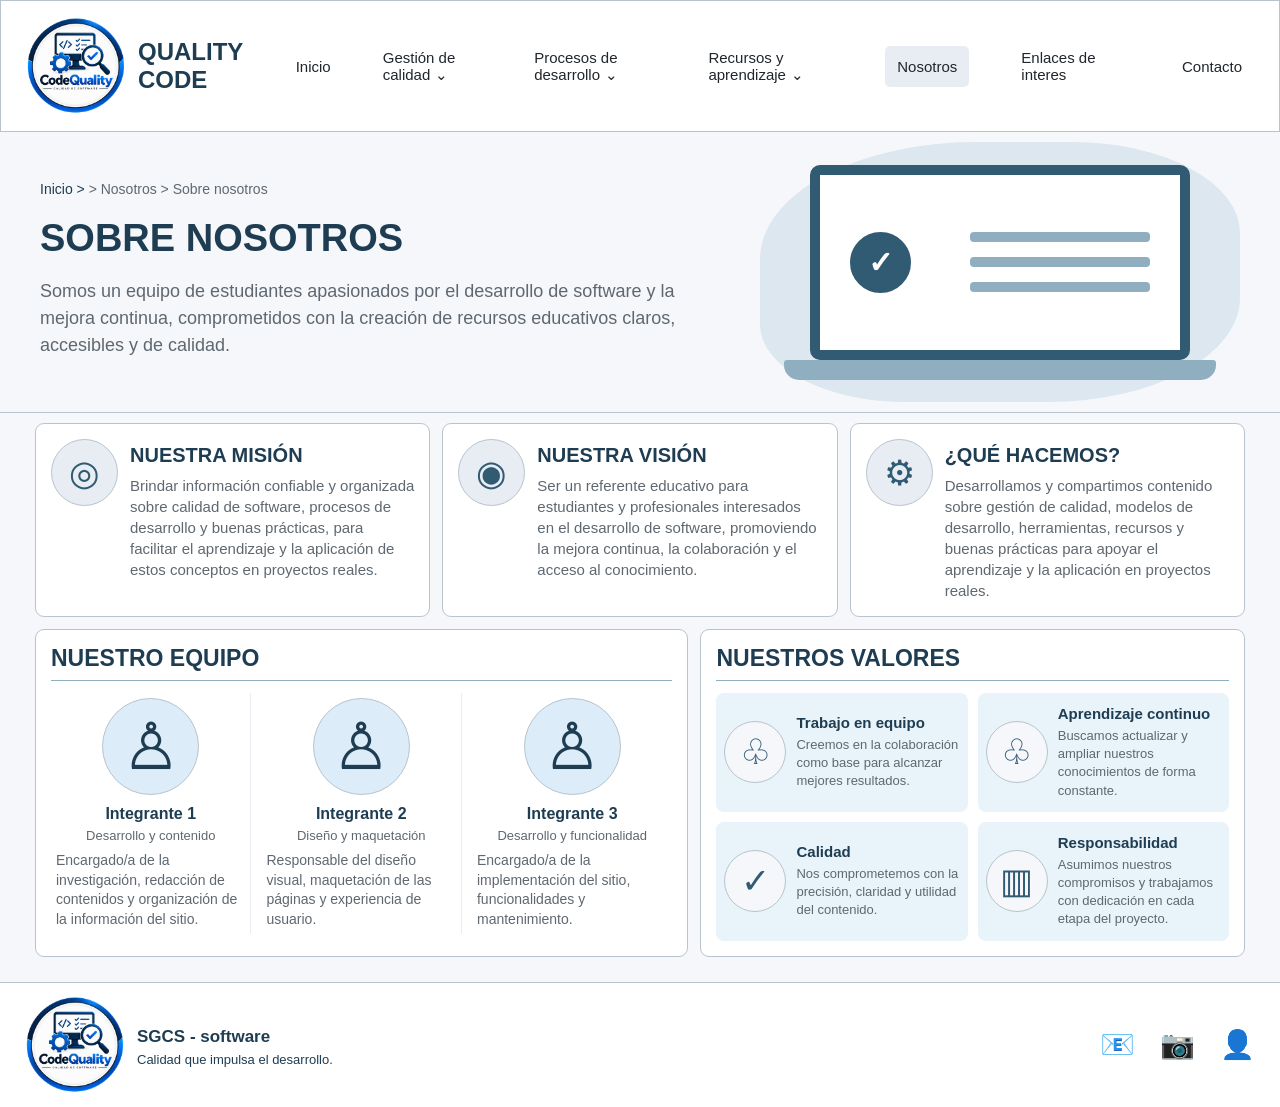
<file: nosotros.html>
<!DOCTYPE html>
<html lang="es">
<head>
    <meta charset="UTF-8">
    <meta name="viewport" content="width=device-width, initial-scale=1.0">
    <title>quality code</title>
    <link rel="stylesheet" href="estilos.css">
</head>
<body>

    <!-- MENU PRINCIPAL -->
    <header>
        <div class="logo">
            <img src="ChatGPT%20Image%2026%20ago%202026,%2004_47_25%20p.m..png" alt="Logo" class="imagen-personalizada">
            <h2>QUALITY CODE</h2>
        </div>

        <nav>
            <a href="index.html">Inicio</a>

            <details>
                <summary>Gestión de calidad</summary>
                <a href="fundamentos.html">Fundamentos</a>
                <a href="tecnicas.html">Técnicas</a>
                <a href="herramientas.html">Herramientas de calidad</a>
            </details>

            <details>
                <summary>Procesos de desarrollo</summary>
                <a href="modelos.html">Modelos tradicionales</a>
                <a href="ilustraciones.html">Ilustraciones de modelos tradicionales</a>
            </details>

            <details>
                <summary>Recursos y aprendizaje</summary>
                <a href="recursos.html">Recursos</a>
            </details>

            <a href="nosotros.html" class="activo">Nosotros</a>
            <a href="enlacesdeinteres.html">Enlaces de interes</a>
            <a href="contacto.html">Contacto</a>
        </nav>
    </header>

    <!-- PRESENTACION -->
    <section class="nosotros-principal">

        <div class="nosotros-texto">

            <p class="ruta">
                <a href="index.html">Inicio ></a> >
                Nosotros > Sobre nosotros
            </p>

            <h1>SOBRE NOSOTROS</h1>

            <p>
                Somos un equipo de estudiantes apasionados por el desarrollo
                de software y la mejora continua, comprometidos con la creación
                de recursos educativos claros, accesibles y de calidad.
            </p>

        </div>

        <!-- COMPUTADORA ORIGINAL DEL INDEX -->
        <div class="computadora">
            <div class="pantalla">
                <div class="circulo">✓</div>
                <div class="lineas">
                    <span></span>
                    <span></span>
                    <span></span>
                </div>
            </div>
            <div class="base"></div>
        </div>

    </section>

    <!-- MISION, VISION Y OBJETIVOS -->
    <section class="bloque-nosotros">

        <div class="tarjetas-nosotros">

            <div class="tarjeta-nosotros">
                <div class="icono-nosotros">◎</div>
                <div>
                    <h2>NUESTRA MISIÓN</h2>
                    <p>
                        Brindar información confiable y organizada sobre
                        calidad de software, procesos de desarrollo y buenas
                        prácticas, para facilitar el aprendizaje y la aplicación
                        de estos conceptos en proyectos reales.
                    </p>
                </div>
            </div>

            <div class="tarjeta-nosotros">
                <div class="icono-nosotros">◉</div>
                <div>
                    <h2>NUESTRA VISIÓN</h2>
                    <p>
                        Ser un referente educativo para estudiantes y
                        profesionales interesados en el desarrollo de software,
                        promoviendo la mejora continua, la colaboración y
                        el acceso al conocimiento.
                    </p>
                </div>
            </div>

            <div class="tarjeta-nosotros">
                <div class="icono-nosotros">⚙</div>
                <div>
                    <h2>¿QUÉ HACEMOS?</h2>
                    <p>
                        Desarrollamos y compartimos contenido sobre gestión
                        de calidad, modelos de desarrollo, herramientas,
                        recursos y buenas prácticas para apoyar el aprendizaje
                        y la aplicación en proyectos reales.
                    </p>
                </div>
            </div>

        </div>

        <!-- EQUIPO Y VALORES -->
        <div class="equipo-valores">

            <div class="equipo">

                <h2 class="titulo-nosotros">NUESTRO EQUIPO</h2>

                <div class="integrantes">

                    <div class="integrante">
                        <div class="avatar">♙</div>
                        <h3>Integrante 1</h3>
                        <h4>Desarrollo y contenido</h4>
                        <p>
                            Encargado/a de la investigación, redacción
                            de contenidos y organización de la información
                            del sitio.
                        </p>
                    </div>

                    <div class="integrante">
                        <div class="avatar">♙</div>
                        <h3>Integrante 2</h3>
                        <h4>Diseño y maquetación</h4>
                        <p>
                            Responsable del diseño visual, maquetación
                            de las páginas y experiencia de usuario.
                        </p>
                    </div>

                    <div class="integrante">
                        <div class="avatar">♙</div>
                        <h3>Integrante 3</h3>
                        <h4>Desarrollo y funcionalidad</h4>
                        <p>
                            Encargado/a de la implementación del sitio,
                            funcionalidades y mantenimiento.
                        </p>
                    </div>

                </div>

            </div>

            <div class="valores">

                <h2 class="titulo-nosotros">NUESTROS VALORES</h2>

                <div class="lista-valores">

                    <div class="valor">
                        <div class="icono-nosotros">♧</div>
                        <div>
                            <h3>Trabajo en equipo</h3>
                            <p>
                                Creemos en la colaboración como base para
                                alcanzar mejores resultados.
                            </p>
                        </div>
                    </div>

                    <div class="valor">
                        <div class="icono-nosotros">♧</div>
                        <div>
                            <h3>Aprendizaje continuo</h3>
                            <p>
                                Buscamos actualizar y ampliar nuestros
                                conocimientos de forma constante.
                            </p>
                        </div>
                    </div>

                    <div class="valor">
                        <div class="icono-nosotros">✓</div>
                        <div>
                            <h3>Calidad</h3>
                            <p>
                                Nos comprometemos con la precisión,
                                claridad y utilidad del contenido.
                            </p>
                        </div>
                    </div>

                    <div class="valor">
                        <div class="icono-nosotros">▥</div>
                        <div>
                            <h3>Responsabilidad</h3>
                            <p>
                                Asumimos nuestros compromisos y trabajamos
                                con dedicación en cada etapa del proyecto.
                            </p>
                        </div>
                    </div>

                </div>

            </div>

        </div>

    </section>

    <!-- PIE DE PAGINA -->
    <footer id="contacto">

        <div class="logo" id="nosotros">
            <img src="ChatGPT%20Image%2026%20ago%202026,%2004_47_25%20p.m..png" alt="Logo" class="imagen-personalizada">
            <div>
                <h3>SGCS - software</h3>
                <p>Calidad que impulsa el desarrollo.</p>
            </div>
        </div>

        <div class="redes">
            <a href="qualitycode@gmail.com">📧</a>
            <a href="https://www.instagram.com/">📷</a>
            <a href="#nosotros">👤</a>
        </div>

    </footer>

</body>
</html>
</file>
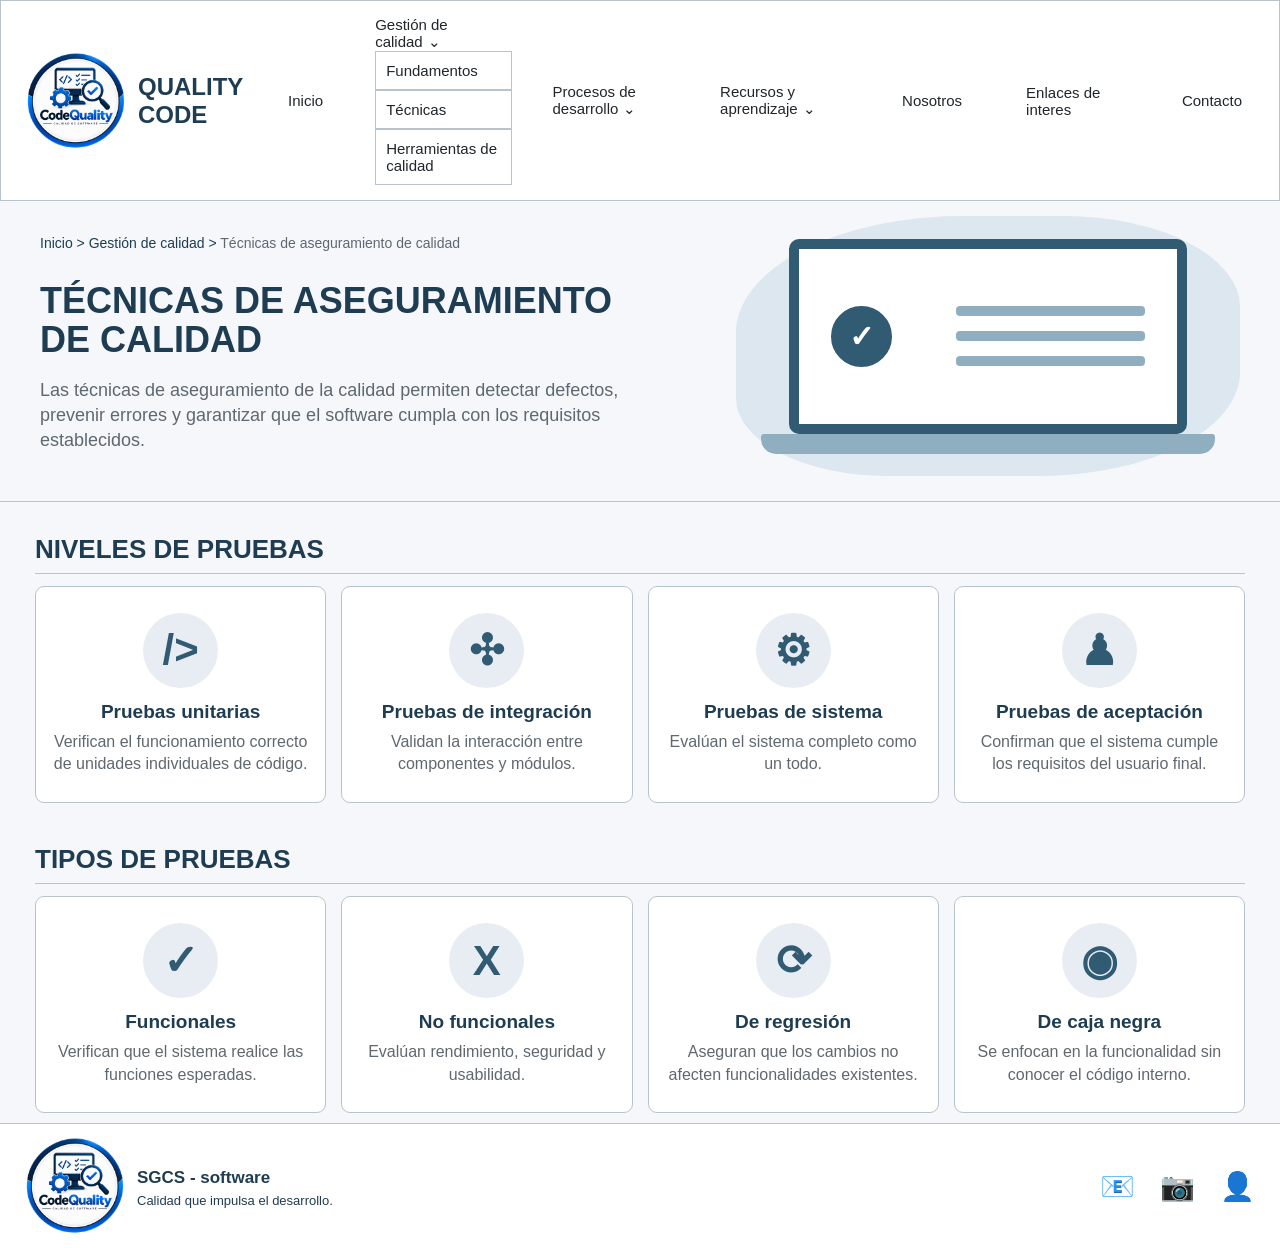
<file: tecnicas.html>
<!DOCTYPE html>
<html lang="es">
<head>
    <meta charset="UTF-8">
    <meta name="viewport" content="width=device-width, initial-scale=1.0">
    <title>quality code</title>
    <link rel="stylesheet" href="estilos.css">
</head>
<body>

    <!-- MENU PRINCIPAL -->
    <header>
        <div class="logo">
            <img src="ChatGPT%20Image%2026%20ago%202026,%2004_47_25%20p.m..png" alt="Logo" class="imagen-personalizada">
            <h2>QUALITY CODE</h2>
        </div>

        <nav>
            <a href="index.html">Inicio</a>

            <details open>
                <summary>Gestión de calidad</summary>
                <a href="fundamentos.html">Fundamentos</a>
                <a href="tecnicas.html">Técnicas</a>
                <a href="herramientas.html">Herramientas de calidad</a>
            </details>

            <details>
                <summary>Procesos de desarrollo</summary>
                <a href="modelos.html">Modelos tradicionales</a>
                <a href="ilustraciones.html" class="activo">Ilustraciones tradicionales</a>
            </details>

            <details>
                <summary>Recursos y aprendizaje</summary>
                <a href="recursos.html">Recursos</a>
            </details>

            <a href="nosotros.html">Nosotros</a>
            <a href="enlacesdeinteres.html">Enlaces de interes</a>
            <a href="contacto.html">Contacto</a>
        </nav>
    </header>

    <!-- PRESENTACION -->
    <section class="tecnicas-principal">

        <div class="tecnicas-texto">
            <p class="ruta">
                <a href="index.html">Inicio > </a>
                <a href="fundamentos.html">Gestión de calidad > </a>
                Técnicas de aseguramiento de calidad
            </p>

            <h1>TÉCNICAS DE ASEGURAMIENTO<br>DE CALIDAD</h1>

            <p>
                Las técnicas de aseguramiento de la calidad permiten
                detectar defectos, prevenir errores y garantizar que
                el software cumpla con los requisitos establecidos.
            </p>
        </div>

        <!-- COMPUTADORA IGUAL A LA DE LAS OTRAS PAGINAS -->
        <div class="computadora">
            <div class="pantalla">
                <div class="circulo">✓</div>

                <div class="lineas">
                    <span></span>
                    <span></span>
                    <span></span>
                </div>
            </div>

            <div class="base"></div>
        </div>

    </section>

    <!-- NIVELES DE PRUEBAS -->
    <section class="seccion-tecnicas">

        <h2 class="titulo-seccion">NIVELES DE PRUEBAS</h2>

        <div class="tarjetas-tecnicas">

            <div class="tarjeta-tecnica">
                <div class="icono-tecnica"> /> </div>
                <h3>Pruebas unitarias</h3>
                <p>
                    Verifican el funcionamiento correcto de unidades
                    individuales de código.
                </p>
            </div>

            <div class="tarjeta-tecnica">
                <div class="icono-tecnica">✣</div>
                <h3>Pruebas de integración</h3>
                <p>
                    Validan la interacción entre componentes y módulos.
                </p>
            </div>

            <div class="tarjeta-tecnica">
                <div class="icono-tecnica">⚙</div>
                <h3>Pruebas de sistema</h3>
                <p>
                    Evalúan el sistema completo como un todo.
                </p>
            </div>

            <div class="tarjeta-tecnica">
                <div class="icono-tecnica">♟</div>
                <h3>Pruebas de aceptación</h3>
                <p>
                    Confirman que el sistema cumple los requisitos
                    del usuario final.
                </p>
            </div>

        </div>

    </section>

    <!-- TIPOS DE PRUEBAS -->
    <section class="seccion-tecnicas">

        <h2 class="titulo-seccion">TIPOS DE PRUEBAS</h2>

        <div class="tarjetas-tecnicas">

            <div class="tarjeta-tecnica">
                <div class="icono-tecnica">✓</div>
                <h3>Funcionales</h3>
                <p>
                    Verifican que el sistema realice las funciones
                    esperadas.
                </p>
            </div>

            <div class="tarjeta-tecnica">
                <div class="icono-tecnica">X</div>
                <h3>No funcionales</h3>
                <p>
                    Evalúan rendimiento, seguridad y usabilidad.
                </p>
            </div>

            <div class="tarjeta-tecnica">
                <div class="icono-tecnica">⟳</div>
                <h3>De regresión</h3>
                <p>
                    Aseguran que los cambios no afecten
                    funcionalidades existentes.
                </p>
            </div>

            <div class="tarjeta-tecnica">
                <div class="icono-tecnica">◉</div>
                <h3>De caja negra</h3>
                <p>
                    Se enfocan en la funcionalidad sin conocer
                    el código interno.
                </p>
            </div>

        </div>

    </section>

    <!-- PIE DE PAGINA -->
    <footer id="contacto">

        <div class="logo">
             <img src="ChatGPT%20Image%2026%20ago%202026,%2004_47_25%20p.m..png" alt="Logo" class="imagen-personalizada">

            <div>
                <h3>SGCS - software</h3>
                <p>Calidad que impulsa el desarrollo.</p>
            </div>
        </div>

        <div class="redes">
            <a href="qualitycode@gmail.com.com">📧</a>
            <a href="https://www.instagram.com/">📷</a>
            <a href="#nosotros">👤</a>
        </div>

    </footer>

</body>
</html>
</file>
<file: estilos.css>
/* COLORES GENERALES */
body {
    margin: 0;
    background-color: #F5F7FA;
    color: #20262B;
    font-family: Arial, sans-serif;
}





/* MENU PRINCIPAL */
header {
    background-color: white;
    border: 1px solid #B8C4CD;
    padding: 15px 25px;
    display: flex;
    align-items: center;
    justify-content: space-between;
}





/* LOGO V DE LA COMPU Y ARRIBA A LA IZQUIERDA */
.logo {
    display: flex;
    align-items: center;
    gap: 12px;
    color: #1F3D52;
}

.circulo {
    width: 45px;
    height: 45px;
    border: 3px solid #315A73;
    border-radius: 50%;
    display: flex;
    align-items: center;
    justify-content: center;
    font-size: 30px;
    font-weight: bold;
}





/* ENLACES DEL MENU */
nav {
    display: flex;
    align-items: center;
    gap: 40px;
}

nav a,
nav summary {
    color: #20262B;
    text-decoration: none;
    cursor: pointer;
    font-size: 15px;
  }

nav > a {
    padding: 12px;
}

nav .activo {
    background-color: #E8EDF3;
    border-radius: 5px;
}

details {
    position: relative;
}

summary {
    list-style: none;
}

summary::-webkit-details-marker {
    display: none;
}

summary::after {
    content: "⌄";
    margin-left: 5px;
}
details a {
    display: block;
    padding: 10px;
    background-color: white;
    border: 1px solid #B8C4CD;
}

details[open] {
    background-color: white;
}

details a:hover,
nav a:hover {
    background-color: #E8EDF3;
}






/* PRESENTACION PRINCIPAL */
.principal {
    display: flex;
    align-items: center;
    justify-content: space-between;
    gap: 30px;
    padding: 45px 40px;
    background-color: #F5F7FA;
    border-bottom: 1px solid #B8C4CD;
}

.texto {
    width: 50%;
}

.texto h1 {
    color: #1F3D52;
    font-size: 36px;
    line-height: 1.1;
}

.texto p {
    color: #5F6870;
    font-size: 18px;
    line-height: 1.5;
}

.boton {
    display: inline-block;
    background-color: #315A73;
    color: white;
    padding: 14px 22px;
    border-radius: 6px;
    text-decoration: none;
    font-size: 18px;
}

.boton:hover {
    background-color: #1F3D52;
}





/* DIBUJO DE LA COMPUTADORA PARA TODAS LAS PAGINAS*/
.computadora {
    width: 42%;
    height: 260px;
    background-color: #DCE7F0;
    border-radius: 45% 35% 40% 30%;
    display: flex;
    flex-direction: column;
    align-items: center;
    justify-content: center;
}

.pantalla {
    width: 75%;
    height: 175px;
    background-color: white;
    border: 10px solid #315A73;
    border-radius: 10px;
    display: flex;
    align-items: center;
    justify-content: space-around;
}

.pantalla .circulo {
    background-color: #315A73;
    color: white;
    width: 55px;
    height: 55px;
}

.lineas {
    width: 50%;
}

.lineas span {
    display: block;
    height: 10px;
    background-color: #8FAFC1;
    margin: 15px 0;
    border-radius: 4px;
}

.base {
    width: 90%;
    height: 20px;
    background-color: #8FAFC1;
    border-radius: 3px 3px 15px 15px;
}





/* ACCESOS RAPIDOS */
.accesos {
    background-color: #E8EDF3;
    padding: 20px 15px;
    text-align: center;
}

.accesos h2 {
    color: #1F3D52;
    font-size: 32px;
    margin-bottom: 5px;
}

.accesos > p {
    color: #5F6870;
    font-size: 17px;
    margin-top: 0;
    margin-bottom: 20px;
}





/* TARJETAS */
.tarjetas {
    display: grid;
    grid-template-columns: repeat(5, 1fr);
    gap: 12px;
}

.tarjeta {
    background-color: white;
    border: 1px solid #B8C4CD;
    border-radius: 9px;
    padding: 18px 10px;
    min-height: 220px;
    display: flex;
    flex-direction: column;
    align-items: center;
    justify-content: space-between;
}

.icono {
    width: 75px;
    height: 75px;
    background-color: #E8EDF3;
    color: #1F3D52;
    border-radius: 50%;
    display: flex;
    align-items: center;
    justify-content: center;
    font-size: 40px;
}

.tarjeta h3 {
    color: #1F3D52;
    font-size: 17px;
    font-weight: normal;
    line-height: 1.3;
}

.tarjeta a {
    width: 60px;
    padding: 7px 0;
    background-color: #E8EDF3;
    border: 1px solid #8FAFC1;
    border-radius: 5px;
    color: #1F3D52;
    font-size: 25px;
    text-decoration: none;
}

.tarjeta a:hover {
    background-color: #D3E1EB;
}





/* PIE DE PAGINA */
footer {
    background-color: white;
    border-top: 1px solid #B8C4CD;
    padding: 12px 25px;
    display: flex;
    align-items: center;
    justify-content: space-between;
}

footer h3 {
    margin-bottom: 5px;
    font-size: 17px;
}

footer p {
    margin-top: 0;
    font-size: 13px;
}

.redes {
    display: flex;
    gap: 25px;
}

.redes a {
    color: #1F3D52;
    font-size: 28px;
    text-decoration: none;
}

















/* PAGINA DE FUNDAMENTOS */

.fundamentos-principal {
    display: flex;
    align-items: center;
    justify-content: space-between;
    gap: 30px;
    padding: 15px 40px 25px;
    background-color: #F5F7FA;
}

.fundamentos-texto {
    width: 55%;
}

.ruta {
    color: #5F6870;
    font-size: 14px;
}

.ruta a {
    color: #1F3D52;
    text-decoration: none;
}

.fundamentos-texto h1 {
    color: #1F3D52;
    font-size: 38px;
    line-height: 1.1;
    margin-bottom: 10px;
}

.fundamentos-texto > p:last-child {
    font-size: 17px;
    line-height: 1.5;
    color: #20262B;
}





/* SECCIONES */

.seccion-fundamentos {
    padding: 10px 35px;
}

.titulo-seccion {
    color: #1F3D52;
    font-size: 23px;
    border-bottom: 1px solid #B8C4CD;
    padding-bottom: 7px;
    margin-bottom: 12px;
}





/* CONCEPTOS CLAVE */

.conceptos {
    display: grid;
    grid-template-columns: repeat(4, 1fr) 2fr;
    gap: 10px;
}

.concepto {
    background-color: white;
    border: 1px solid #B8C4CD;
    border-radius: 8px;
    padding: 10px;
    text-align: center;
}

.icono-fundamento {
    width: 65px;
    height: 65px;
    background-color: #E8EDF3;
    color: #315A73;
    border-radius: 50%;
    margin: 0 auto 8px;
    display: flex;
    align-items: center;
    justify-content: center;
    font-size: 38px;
}

.concepto h3,
.importancia h3 {
    color: #1F3D52;
    font-size: 16px;
    margin: 5px 0;
}

.concepto p,
.importancia p {
    color: #20262B;
    font-size: 14px;
    line-height: 1.4;
    margin-bottom: 5px;
}

.importancia {
    background-color: #E8EDF3;
    border: 1px solid #B8C4CD;
    border-radius: 8px;
    padding: 15px;
    display: flex;
    align-items: center;
    gap: 15px;
}

.bombilla {
    color: #315A73;
    font-size: 55px;
}





/* NORMAS PRINCIPALES */

.normas {
    display: grid;
    grid-template-columns: 1fr 1fr;
    gap: 12px;
}

.norma {
    background-color: white;
    border: 1px solid #B8C4CD;
    border-radius: 8px;
    padding: 15px;
    display: flex;
    align-items: flex-start;
    gap: 15px;
}

.icono-documento {
    min-width: 70px;
    height: 70px;
    background-color: #E8EDF3;
    border-radius: 50%;
    color: #315A73;
    display: flex;
    align-items: center;
    justify-content: center;
    font-size: 45px;
}

.contenido-norma {
    flex: 1;
}

.contenido-norma h3 {
    display: inline-block;
    color: #1F3D52;
    font-size: 22px;
    margin: 0 10px 5px 0;
}

.etiqueta {
    background-color: #E8EDF3;
    color: #1F3D52;
    padding: 5px 8px;
    border-radius: 5px;
    font-size: 11px;
}

.contenido-norma p {
    color: #5F6870;
    font-size: 14px;
    line-height: 1.4;
}

.contenido-norma h4 {
    color: #1F3D52;
    font-size: 13px;
    margin-bottom: 8px;
}

.caracteristicas {
    display: grid;
    grid-template-columns: repeat(3, 1fr);
    gap: 7px;
}

.caracteristicas span {
    background-color: #E8EDF3;
    border: 1px solid #B8C4CD;
    border-radius: 5px;
    padding: 8px 4px;
    text-align: center;
    font-size: 12px;
}





/* BENEFICIOS */

.beneficios {
    display: grid;
    grid-template-columns: repeat(4, 1fr);
    gap: 15px;
    padding: 5px 0 15px;
}

.beneficio {
    display: flex;
    align-items: center;
    gap: 12px;
    border-right: 1px solid #B8C4CD;
    padding-right: 10px;
}

.icono-beneficio {
    min-width: 60px;
    height: 60px;
    background-color: #E8EDF3;
    color: #315A73;
    border-radius: 50%;
    display: flex;
    align-items: center;
    justify-content: center;
    font-size: 35px;
}

.beneficio h3 {
    color: #1F3D52;
    font-size: 14px;
    margin: 0 0 5px;
}

.beneficio p {
    color: #5F6870;
    font-size: 13px;
    line-height: 1.4;
    margin: 0;
}















/* PAGINA DE TECNICAS */

.tecnicas-principal {
    display: flex;
    align-items: center;
    justify-content: space-between;
    gap: 25px;
    padding: 15px 40px 25px;
    background-color: #F5F7FA;
    border-bottom: 1px solid #B8C4CD;
}

.tecnicas-texto {
    width: 52%;
}

.tecnicas-texto h1 {
    color: #1F3D52;
    font-size: 36px;
    line-height: 1.1;
    margin-bottom: 10px;
}

.tecnicas-texto > p:last-child {
    color: #5F6870;
    font-size: 18px;
    line-height: 1.4;
}

.tecnicas-principal .computadora {
    width: 42%;
}





/* SECCIONES DE TECNICAS */

.seccion-tecnicas {
    padding: 10px 35px;
    background-color: #F5F7FA;
}

.seccion-tecnicas .titulo-seccion {
    color: #1F3D52;
    font-size: 26px;
    border-bottom: 1px solid #B8C4CD;
    padding-bottom: 8px;
    margin-bottom: 12px;
}





/* TARJETAS DE PRUEBAS */

.tarjetas-tecnicas {
    display: grid;
    grid-template-columns: repeat(4, 1fr);
    gap: 15px;
}

.tarjeta-tecnica {
    position: relative;
    background-color: #FFFFFF;
    border: 1px solid #B8C4CD;
    border-radius: 9px;
    padding: 15px;
    min-height: 185px;
    text-align: center;
    display: flex;
    flex-direction: column;
    align-items: center;
    justify-content: center;
}

.icono-tecnica {
    width: 75px;
    height: 75px;
    border-radius: 50%;
    background-color: #E8EDF3;
    color: #315A73;
    display: flex;
    align-items: center;
    justify-content: center;
    font-size: 42px;
    font-weight: bold;
    margin-bottom: 8px;
}

.tarjeta-tecnica h3 {
    color: #1F3D52;
    font-size: 19px;
    margin: 5px 0 8px;
}

.tarjeta-tecnica p {
    color: #5F6870;
    font-size: 16px;
    line-height: 1.4;
    margin: 0;
}






















/* PAGINA DE HERRAMIENTAS */

.herramientas-principal {
    display: flex;
    align-items: center;
    justify-content: space-between;
    gap: 25px;
    padding: 15px 40px 25px;
    background-color: #F5F7FA;
    border-bottom: 1px solid #B8C4CD;
}

.herramientas-texto {
    width: 52%;
}

.herramientas-texto h1 {
    color: #1F3D52;
    font-size: 36px;
    line-height: 1.1;
    margin-bottom: 10px;
}

.herramientas-texto > p:last-child {
    color: #5F6870;
    font-size: 18px;
    line-height: 1.4;
}





/* COMPUTADORA */

.herramientas-principal .computadora {
    width: 42%;
}





/* SECCIONES */

.seccion-herramientas {
    padding: 10px 35px;
    background-color: #F5F7FA;
}

.seccion-herramientas .titulo-seccion {
    color: #1F3D52;
    font-size: 25px;
    border-bottom: 1px solid #8FAFC1;
    padding-bottom: 8px;
    margin-bottom: 12px;
}





/* TARJETAS PRINCIPALES */

.tarjetas-herramientas {
    display: grid;
    grid-template-columns: repeat(4, 1fr);
    gap: 15px;
}

.tarjeta-herramienta {
    background-color: white;
    border: 1px solid #B8C4CD;
    border-radius: 9px;
    padding: 10px 14px;
    min-height: 280px;
    text-align: center;
    display: flex;
    flex-direction: column;
    align-items: center;
}

.icono-herramienta {
    width: 80px;
    height: 80px;
    background-color: #E8EDF3;
    border: 1px solid #B8C4CD;
    border-radius: 50%;
    color: #315A73;
    display: flex;
    align-items: center;
    justify-content: center;
    font-size: 38px;
    margin-bottom: 8px;
}

.tarjeta-herramienta h3 {
    color: #1F3D52;
    font-size: 18px;
    margin: 5px 0;
}

.tarjeta-herramienta p {
    color: #5F6870;
    font-size: 16px;
    line-height: 1.4;
    margin: 5px 0 10px;
}

.ejemplo {
    background-color: #E8EDF3;
    border: 1px solid #B8C4CD;
    border-radius: 8px;
    padding: 10px;
    color: #5F6870;
    font-size: 14px;
    margin-top: auto;
    width: 90%;
}





/* OTRAS HERRAMIENTAS */

.otras-herramientas {
    display: grid;
    grid-template-columns: repeat(4, 1fr);
    gap: 15px;
}

.otra-herramienta {
    background-color: white;
    border: 1px solid #B8C4CD;
    border-radius: 9px;
    padding: 12px;
    display: flex;
    align-items: center;
    gap: 12px;
}

.icono-otra {
    min-width: 70px;
    height: 70px;
    background-color: #E8EDF3;
    border: 1px solid #B8C4CD;
    border-radius: 12px;
    color: #315A73;
    display: flex;
    align-items: center;
    justify-content: center;
    font-size: 38px;
}

.otra-herramienta h3 {
    color: #1F3D52;
    font-size: 15px;
    margin: 0 0 5px;
}

.otra-herramienta p {
    color: #5F6870;
    font-size: 13px;
    line-height: 1.4;
    margin: 0;
}



.imagen-personalizada {
  width: 100px; 
  height: auto;
}





















/* PAGINA DE MODELOS TRADICIONALES */

.modelos-principal {
    display: flex;
    align-items: center;
    justify-content: space-between;
    gap: 25px;
    padding: 10px 40px 20px;
    border-bottom: 1px solid #B8C4CD;
}

.modelos-texto {
    width: 55%;
}

.ruta {
    color: #5F6870;
    font-size: 14px;
}

.ruta a {
    color: #1F3D52;
    text-decoration: none;
}

.modelos-texto h1 {
    color: #1F3D52;
    font-size: 38px;
    margin: 10px 0;
}

.modelos-texto > p:last-child {
    color: #5F6870;
    font-size: 18px;
    line-height: 1.5;
}

.modelos-principal .computadora {
    width: 40%;
}






/* TARJETAS DE LOS MODELOS */

.seccion-modelos {
    padding: 10px 35px 20px;
}

.seccion-modelos .titulo-seccion {
    color: #1F3D52;
    font-size: 25px;
    border-bottom: 1px solid #8FAFC1;
    padding-bottom: 8px;
}

.tarjetas-modelos {
    display: grid;
    grid-template-columns: repeat(3, 1fr);
    gap: 12px;
}

.tarjeta-modelo {
    background-color: white;
    border: 1px solid #B8C4CD;
    border-radius: 9px;
    padding: 15px;
}

.encabezado-modelo {
    display: flex;
    align-items: center;
    gap: 12px;
    min-height: 115px;
}

.icono-modelo {
    min-width: 75px;
    height: 75px;
    background-color: #E8EDF3;
    border: 1px solid #B8C4CD;
    border-radius: 50%;
    color: #315A73;
    display: flex;
    align-items: center;
    justify-content: center;
    font-size: 40px;
}

.encabezado-modelo h3 {
    color: #1F3D52;
    font-size: 19px;
    margin: 5px 0;
}

.encabezado-modelo p {
    color: #5F6870;
    font-size: 14px;
    line-height: 1.4;
    margin: 5px 0;
}






/* DIAGRAMA DEL MODELO EN CASCADA */

.diagrama-cascada {
    padding: 10px;
    min-height: 210px;
    display: flex;
    flex-direction: column;
    align-items: center;
    justify-content: center;
    gap: 5px;
}

.diagrama-cascada div,
.diagrama-v div {
    background-color: #E8F3FA;
    border: 1px solid #6598BE;
    border-radius: 6px;
    padding: 9px;
    color: #1F3D52;
    text-align: center;
    font-size: 13px;
    width: 65%;
}

.diagrama-cascada div:nth-child(2) {
    margin-left: 20px;
}

.diagrama-cascada div:nth-child(3) {
    margin-left: 40px;
}

.diagrama-cascada div:nth-child(4) {
    margin-left: 60px;
}

.diagrama-cascada div:nth-child(5) {
    margin-left: 80px;
}






/* DIAGRAMA DEL MODELO EN V */

.diagrama-v {
    min-height: 210px;
    padding: 10px;
    display: flex;
    flex-direction: column;
    align-items: center;
    justify-content: center;
    gap: 5px;
}

.diagrama-v div {
    width: 75%;
}

.diagrama-v .implementacion {
    background-color: #D3E7F5;
    font-weight: bold;
}






/* DIAGRAMA ITERATIVO E INCREMENTAL */

.incrementos {
    display: grid;
    grid-template-columns: repeat(3, 1fr);
    gap: 5px;
    min-height: 210px;
    align-items: center;
}

.incrementos div {
    border: 1px solid #6598BE;
    border-radius: 6px;
    padding: 5px;
    text-align: center;
}

.incrementos h4 {
    color: #1F3D52;
    font-size: 12px;
    margin: 5px 0 10px;
}

.incrementos span {
    display: block;
    background-color: #E8F3FA;
    border: 1px solid #B8C4CD;
    border-radius: 4px;
    padding: 6px 2px;
    margin-bottom: 5px;
    color: #1F3D52;
    font-size: 10px;
}






/* CARACTERISTICAS */

.tarjeta-modelo > h3 {
    color: #1F3D52;
    font-size: 17px;
    margin-bottom: 8px;
}

.tarjeta-modelo ul {
    background-color: #E8F3FA;
    border: 1px solid #B8C4CD;
    border-radius: 7px;
    padding: 12px 12px 12px 30px;
    margin: 0;
}

.tarjeta-modelo li {
    color: #5F6870;
    font-size: 13px;
    line-height: 1.5;
    margin-bottom: 4px;
}


























/* PAGINA DE ILUSTRACIONES */

.ilustraciones-principal {
    display: flex;
    align-items: center;
    justify-content: space-between;
    gap: 25px;
    padding: 10px 40px;
    border-bottom: 1px solid #B8C4CD;
}

.ilustraciones-texto {
    width: 55%;
}

.ilustraciones-texto h1 {
    color: #1F3D52;
    font-size: 38px;
    line-height: 1.1;
    margin: 12px 0 5px;
}

.ilustraciones-texto > p:last-child {
    color: #5F6870;
    font-size: 18px;
    line-height: 1.5;
}

.ilustraciones-principal .computadora {
    width: 40%;
}






/* TARJETAS */

.seccion-ilustraciones {
    padding: 10px 35px;
}

.tarjetas-ilustraciones {
    display: grid;
    grid-template-columns: repeat(3, 1fr);
    gap: 10px;
}

.tarjeta-ilustracion {
    background-color: white;
    border: 1px solid #B8C4CD;
    border-radius: 9px;
    padding: 12px;
}

.tarjeta-ilustracion h2 {
    color: #1F3D52;
    font-size: 21px;
    border-bottom: 1px solid #B8C4CD;
    padding-bottom: 8px;
    margin: 0 0 10px;
}

.tarjeta-ilustracion h2 span {
    display: inline-flex;
    width: 38px;
    height: 38px;
    background-color: #1F3D52;
    color: white;
    border-radius: 50%;
    align-items: center;
    justify-content: center;
    margin-right: 8px;
}

.tarjeta-ilustracion > p {
    color: #5F6870;
    font-size: 15px;
    line-height: 1.4;
    min-height: 60px;
    margin: 5px 0 10px;
}






/* MODELO EN CASCADA */

.flujo-cascada {
    min-height: 290px;
    display: flex;
    flex-direction: column;
    justify-content: center;
    gap: 8px;
    padding: 5px;
}

.flujo-cascada div {
    width: 75%;
    padding: 12px 5px;
    background-color: #E8F3FA;
    border: 1px solid #6598BE;
    border-radius: 6px;
    color: #1F3D52;
    font-size: 14px;
    font-weight: bold;
    text-align: center;
}

.flujo-cascada div:nth-child(2) {
    margin-left: 12%;
}

.flujo-cascada div:nth-child(3) {
    margin-left: 25%;
}

.flujo-cascada div:nth-child(4) {
    margin-left: 38%;
}

.flujo-cascada div:nth-child(5) {
    margin-left: 51%;
}






/* MODELO EN V */

.flujo-v {
    min-height: 290px;
    display: grid;
    grid-template-columns: 1fr 1fr;
    align-items: center;
    gap: 12px;
    padding: 5px;
}

.lado-v {
    display: flex;
    flex-direction: column;
    gap: 12px;
}

.lado-v span {
    display: flex;
    align-items: center;
    justify-content: center;
    min-height: 45px;
    padding: 4px;
    background-color: #E8F3FA;
    border: 1px solid #6598BE;
    border-radius: 6px;
    color: #1F3D52;
    font-size: 12px;
    text-align: center;
    font-weight: bold;
}

.lado-v:last-child {
    margin-top: 0;
}






/* MODELO ITERATIVO */

.flujo-incremental {
    display: grid;
    grid-template-columns: repeat(3, 1fr);
    gap: 6px;
    min-height: 290px;
    align-items: center;
}

.iteracion {
    text-align: center;
    border: 1px solid #B8C4CD;
    border-radius: 6px;
    padding: 5px 3px;
}

.iteracion b {
    display: block;
    color: #315A73;
    font-size: 38px;
}

.iteracion h4 {
    color: #1F3D52;
    font-size: 12px;
    margin: 3px 0 8px;
}

.iteracion div {
    background-color: #E8F3FA;
    border: 1px solid #B8C4CD;
    border-radius: 4px;
    padding: 6px 1px;
    margin-bottom: 5px;
    color: #1F3D52;
    font-size: 10px;
}

.iteracion strong {
    display: block;
    background-color: #D3E7F5;
    border: 1px solid #6598BE;
    border-radius: 5px;
    padding: 8px 1px;
    margin-top: 12px;
    color: #1F3D52;
    font-size: 11px;
}






/* CUANDO SE UTILIZA */

.tarjeta-ilustracion h3 {
    color: #1F3D52;
    font-size: 17px;
    margin: 10px 0;
}

.tarjeta-ilustracion ul {
    background-color: #E8F3FA;
    border: 1px solid #B8C4CD;
    border-radius: 7px;
    padding: 12px 10px 12px 30px;
    margin: 0;
}

.tarjeta-ilustracion li {
    color: #5F6870;
    font-size: 13px;
    line-height: 1.5;
    margin-bottom: 5px;
}



























/* PAGINA DE CONTACTO */

.contacto-principal {
    display: flex;
    align-items: center;
    justify-content: space-between;
    gap: 25px;
    padding: 10px 40px;
}

.contacto-texto {
    width: 58%;
}

.contacto-texto h1 {
    color: #1F3D52;
    font-size: 38px;
    margin: 20px 0 5px;
}

.contacto-texto > p:last-child {
    color: #5F6870;
    font-size: 18px;
    line-height: 1.4;
}

.contacto-principal .computadora {
    width: 38%;
}






/* CONTENIDO PRINCIPAL */

.contenido-contacto {
    display: grid;
    grid-template-columns: 2fr 1.1fr;
    gap: 12px;
    padding: 10px 35px 25px;
}

.formulario,
.medios-contacto,
.temas-contacto {
    background-color: white;
    border: 1px solid #B8C4CD;
    border-radius: 9px;
    padding: 15px;
}

.formulario h2,
.medios-contacto h2,
.temas-contacto h2 {
    color: #1F3D52;
    font-size: 23px;
    border-bottom: 1px solid #B8C4CD;
    padding-bottom: 8px;
    margin: 0 0 15px;
}






/* CAMPOS DEL FORMULARIO */

.campos {
    display: grid;
    grid-template-columns: 1fr 1fr;
    gap: 20px;
}

.campo {
    display: flex;
    flex-direction: column;
    margin-bottom: 18px;
}

.campo label {
    color: #1F3D52;
    font-size: 16px;
    font-weight: bold;
    margin-bottom: 8px;
}

.campo label span {
    color: #C0392B;
}

.campo input,
.campo select,
.campo textarea {
    width: 100%;
    box-sizing: border-box;
    padding: 14px;
    border: 1px solid #8FAFC1;
    border-radius: 7px;
    background-color: #F5F7FA;
    color: #20262B;
    font-family: Arial, sans-serif;
    font-size: 15px;
}

.campo input,
.campo select {
    height: 50px;
}

.campo textarea {
    height: 155px;
    resize: vertical;
}

.campo input:focus,
.campo select:focus,
.campo textarea:focus {
    outline: 2px solid #8FAFC1;
}






/* BOTON ENVIAR */

.enviar {
    display: flex;
    align-items: center;
    justify-content: space-between;
    gap: 15px;
}

.enviar p {
    color: #5F6870;
    font-size: 13px;
}

.enviar button {
    background-color: #315A73;
    color: white;
    border: none;
    border-radius: 7px;
    padding: 17px 35px;
    font-size: 18px;
    cursor: pointer;
}

.enviar button:hover {
    background-color: #1F3D52;
}






/* MEDIOS DE CONTACTO */

.informacion-contacto {
    display: flex;
    flex-direction: column;
    gap: 10px;
}

.medios-contacto h2,
.temas-contacto h2 {
    font-size: 21px;
}

.medio {
    display: flex;
    align-items: center;
    gap: 15px;
    background-color: #E8F3FA;
    border-radius: 7px;
    padding: 10px;
    margin-bottom: 8px;
}

.icono-contacto {
    min-width: 65px;
    height: 65px;
    background-color: #DCECF8;
    border: 1px solid #B8D6EA;
    border-radius: 50%;
    color: #1F3D52;
    display: flex;
    align-items: center;
    justify-content: center;
    font-size: 35px;
}

.medio h3 {
    color: #1F3D52;
    font-size: 16px;
    margin: 0 0 5px;
}

.medio p {
    color: #5F6870;
    font-size: 14px;
    margin: 3px 0;
}

.medio a {
    color: #315A73;
    font-size: 14px;
    text-decoration: none;
    overflow-wrap: anywhere;
}






/* TEMAS DE CONSULTA */

.temas-contacto ul {
    list-style: none;
    padding: 10px;
    margin: 0;
    background-color: #F5F7FA;
    border: 1px solid #B8C4CD;
    border-radius: 7px;
}

.temas-contacto li {
    color: #5F6870;
    font-size: 14px;
    line-height: 1.5;
    margin-bottom: 8px;
}

.temas-contacto li:last-child {
    margin-bottom: 0;
}

.temas-contacto li:first-letter {
    color: #315A73;
}

















/* PAGINA SOBRE NOSOTROS */

.nosotros-principal {
    display: flex;
    align-items: center;
    justify-content: space-between;
    gap: 25px;
    padding: 10px 40px;
    border-bottom: 1px solid #B8C4CD;
}

.nosotros-texto {
    width: 55%;
}

.nosotros-texto h1 {
    color: #1F3D52;
    font-size: 38px;
    margin: 20px 0 5px;
}

.nosotros-texto > p:last-child {
    color: #5F6870;
    font-size: 18px;
    line-height: 1.5;
}

.nosotros-principal .computadora {
    width: 40%;
}






/* MISION, VISION Y QUE HACEMOS */

.bloque-nosotros {
    padding: 10px 35px 25px;
}

.tarjetas-nosotros {
    display: grid;
    grid-template-columns: repeat(3, 1fr);
    gap: 12px;
    margin-bottom: 12px;
}

.tarjeta-nosotros {
    display: flex;
    align-items: flex-start;
    gap: 12px;
    background-color: white;
    border: 1px solid #B8C4CD;
    border-radius: 9px;
    padding: 15px;
}

.icono-nosotros {
    min-width: 65px;
    height: 65px;
    background-color: #E8EDF3;
    border: 1px solid #B8C4CD;
    border-radius: 50%;
    color: #315A73;
    display: flex;
    align-items: center;
    justify-content: center;
    font-size: 35px;
}

.tarjeta-nosotros h2 {
    color: #1F3D52;
    font-size: 20px;
    margin: 5px 0 8px;
}

.tarjeta-nosotros p {
    color: #5F6870;
    font-size: 15px;
    line-height: 1.4;
    margin: 0;
}






/* EQUIPO Y VALORES */

.equipo-valores {
    display: grid;
    grid-template-columns: 1.2fr 1fr;
    gap: 12px;
}

.equipo,
.valores {
    background-color: white;
    border: 1px solid #B8C4CD;
    border-radius: 9px;
    padding: 15px;
}

.titulo-nosotros {
    color: #1F3D52;
    font-size: 23px;
    border-bottom: 1px solid #8FAFC1;
    padding-bottom: 8px;
    margin: 0 0 12px;
}






/* INTEGRANTES */

.integrantes {
    display: grid;
    grid-template-columns: repeat(3, 1fr);
    gap: 10px;
}

.integrante {
    text-align: center;
    padding: 5px;
    border-right: 1px solid #E8EDF3;
}

.integrante:last-child {
    border-right: none;
}

.avatar {
    width: 95px;
    height: 95px;
    margin: 0 auto 10px;
    background-color: #DCECF8;
    border: 1px solid #B8C4CD;
    border-radius: 50%;
    color: #1F3D52;
    display: flex;
    align-items: center;
    justify-content: center;
    font-size: 65px;
}

.integrante h3 {
    color: #1F3D52;
    font-size: 16px;
    margin: 5px 0;
}

.integrante h4 {
    color: #5F6870;
    font-size: 13px;
    font-weight: normal;
    margin: 0 0 8px;
}

.integrante p {
    color: #5F6870;
    font-size: 14px;
    line-height: 1.4;
    text-align: left;
    margin: 0;
}






/* VALORES */

.lista-valores {
    display: grid;
    grid-template-columns: 1fr 1fr;
    gap: 10px;
}

.valor {
    display: flex;
    align-items: center;
    gap: 10px;
    background-color: #E8F3FA;
    border-radius: 8px;
    padding: 12px 8px;
}

.valor .icono-nosotros {
    min-width: 60px;
    height: 60px;
    background-color: #F5F7FA;
}

.valor h3 {
    color: #1F3D52;
    font-size: 15px;
    margin: 0 0 5px;
}

.valor p {
    color: #5F6870;
    font-size: 13px;
    line-height: 1.4;
    margin: 0;
}





























/* PAGINA DE ENLACES DE INTERES */

.recursos-principal {
    display: flex;
    align-items: center;
    justify-content: space-between;
    gap: 25px;
    padding: 10px 40px;
    background-color: #F5F7FA;
    border-bottom: 1px solid #B8C4CD;
}

.recursos-texto {
    width: 55%;
}

.ruta {
    color: #5F6870;
    font-size: 14px;
}

.ruta a {
    color: #1F3D52;
    text-decoration: none;
}

.recursos-texto h1 {
    color: #1F3D52;
    font-size: 38px;
    margin-bottom: 5px;
}

.recursos-texto > p:last-child {
    color: #5F6870;
    font-size: 18px;
    line-height: 1.4;
}

.recursos-principal .computadora {
    width: 40%;
}


/* CATEGORIAS */

.seccion-recursos {
    padding: 15px 35px 20px;
    background-color: #F5F7FA;
}

.categorias {
    display: grid;
    grid-template-columns: repeat(6, 1fr);
    gap: 10px;
    margin-bottom: 15px;
}

.categoria {
    padding: 12px 5px;
    border: 1px solid #B8C4CD;
    border-radius: 7px;
    text-align: center;
    text-decoration: none;
    color: #1F3D52;
    font-size: 15px;
}

.categoria:hover,
.activo-recurso {
    background-color: #D3E8F8;
}






/* TARJETAS DE RECURSOS */

.tarjetas-recursos {
    display: grid;
    grid-template-columns: repeat(3, 1fr);
    gap: 10px;
}

.tarjeta-recurso {
    background-color: white;
    border: 1px solid #B8C4CD;
    border-radius: 9px;
    padding: 15px;
    min-height: 130px;
    display: flex;
    align-items: flex-start;
    gap: 12px;
}

.icono-recurso {
    min-width: 65px;
    height: 65px;
    background-color: #E8EDF3;
    border: 1px solid #B8C4CD;
    border-radius: 50%;
    color: #315A73;
    display: flex;
    align-items: center;
    justify-content: center;
    font-size: 38px;
}

.contenido-recurso {
    flex: 1;
}

.contenido-recurso h3 {
    color: #1F3D52;
    font-size: 18px;
    margin: 3px 0 5px;
}

.contenido-recurso p {
    color: #5F6870;
    font-size: 15px;
    line-height: 1.4;
    margin: 0 0 10px;
}

.contenido-recurso span {
    display: inline-block;
    background-color: #DCECF8;
    color: #1F3D52;
    padding: 7px 12px;
    border-radius: 7px;
    font-size: 13px;
}

.tarjeta-recurso > a {
    color: #1F3D52;
    font-size: 28px;
    font-weight: bold;
    text-decoration: none;
    align-self: center;
}

.tarjeta-recurso > a:hover {
    color: #528AB7;
}





























/* ADAPTACION A PANTALLAS PEQUENAS */
@media (max-width: 900px) {
    header {
        flex-direction: column;
        gap: 15px;
    }

    nav {
        flex-wrap: wrap;
        justify-content: center;
    }

    .principal {
        flex-direction: column;
    }

    .texto,
    .computadora {
        width: 100%;
    }

    .tarjetas {
        grid-template-columns: repeat(2, 1fr);
    }
}
</file>
